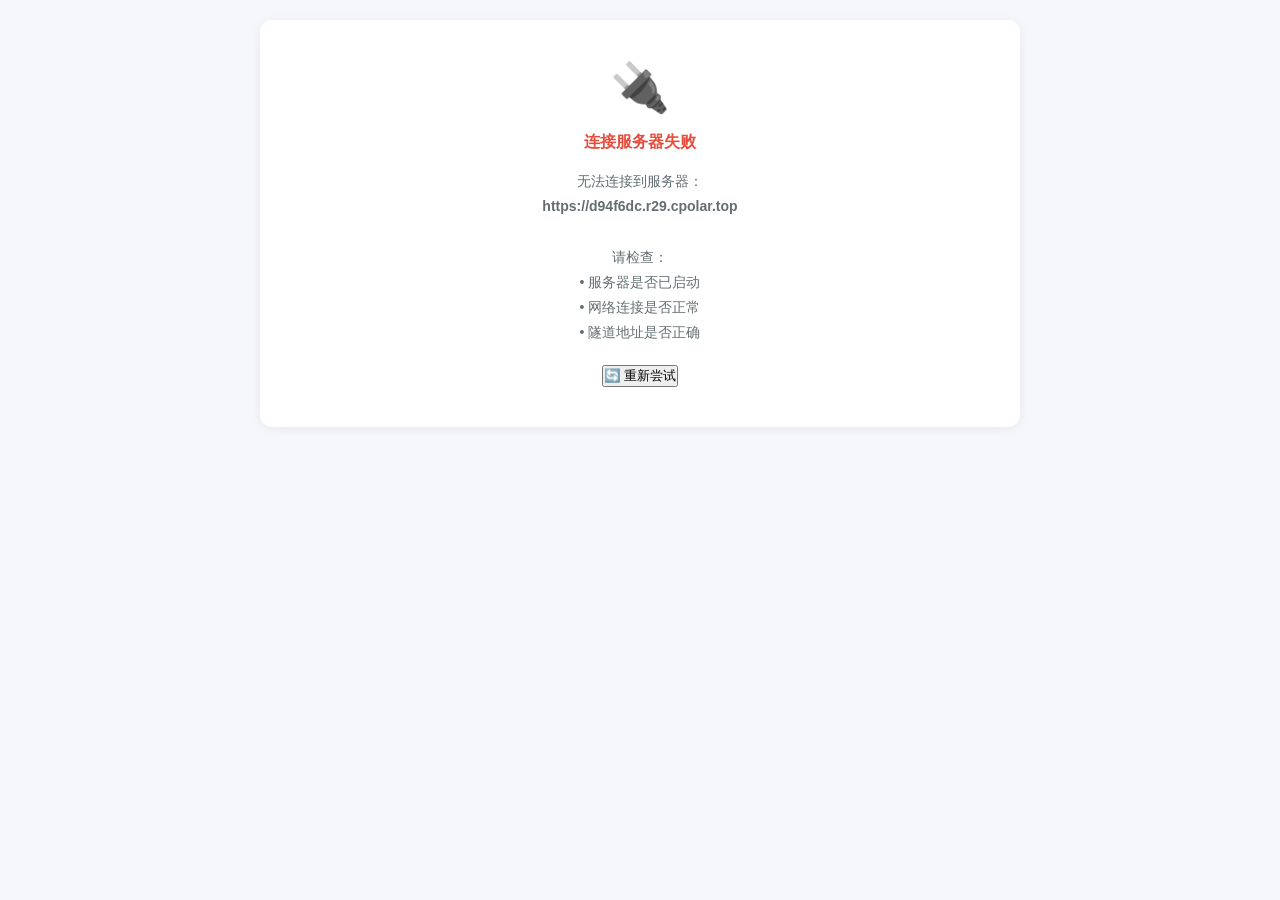
<file: index.html>
<!DOCTYPE html>
<html lang="zh-CN">
<head>
<meta charset="UTF-8">
<meta name="viewport" content="width=device-width, initial-scale=1.0">
<meta http-equiv="Cache-Control" content="no-cache, no-store, must-revalidate">
<meta http-equiv="Pragma" content="no-cache">
<meta http-equiv="Expires" content="0">
<link rel="icon" type="image/png" href="https://8zs8.github.io/ft/logo.png">
<link rel="shortcut icon" type="image/png" href="https://8zs8.github.io/ft/logo.png">
<title>文件传输 - FileTransfer</title>
<style>
* { box-sizing: border-box; margin: 0; padding: 0; -webkit-user-select: none; -moz-user-select: none; -ms-user-select: none; user-select: none; }
input { -webkit-user-select: text; -moz-user-select: text; -ms-user-select: text; user-select: text; }
body { font-family: -apple-system, BlinkMacSystemFont, 'Segoe UI', Roboto, 'PingFang SC', 'Microsoft YaHei', sans-serif; background: #f5f7fa; color: #2c3e50; min-height: 100vh; }
#app { max-width: 800px; margin: 0 auto; padding: 20px; }
.header { background: linear-gradient(135deg, #667eea 0%, #764ba2 100%); color: white; padding: 24px; border-radius: 16px; margin-bottom: 20px; position: relative; }
.header h1 { font-size: 22px; margin-bottom: 8px; }
.header p { opacity: 0.9; font-size: 14px; }
.header-top { display: flex; justify-content: space-between; align-items: flex-start; }
.header-top > div:first-child { flex: 1; }
.logout-btn { background: rgba(255,255,255,0.2); border: none; color: white; padding: 8px 14px; border-radius: 8px; cursor: pointer; font-size: 13px; transition: all 0.2s; white-space: nowrap; }
.logout-btn:hover { background: rgba(255,255,255,0.3); }
.card { background: white; border-radius: 12px; padding: 20px; margin-bottom: 16px; box-shadow: 0 2px 12px rgba(0,0,0,0.06); }
.card h2 { font-size: 16px; margin-bottom: 12px; color: #34495e; }
.file-list { list-style: none; }
.file-item { display: flex; align-items: center; justify-content: space-between; padding: 12px; border-bottom: 1px solid #ecf0f1; transition: background 0.2s; }
.file-item:hover { background: #f8f9fa; }
.file-item:last-child { border-bottom: none; }
.file-info { display: flex; align-items: center; gap: 12px; flex: 1; min-width: 0; }
.file-icon { width: 36px; height: 36px; border-radius: 8px; display: flex; align-items: center; justify-content: center; font-size: 18px; flex-shrink: 0; }
.icon-folder { background: #ffeaa7; }
.icon-file { background: #dfe6e9; }
.file-name { font-size: 14px; color: #2c3e50; word-break: break-all; overflow-wrap: anywhere; }
.file-rel { font-size: 11px; color: #95a5a6; margin-top: 2px; word-break: break-all; overflow-wrap: anywhere; line-height: 1.5; }
.file-meta { font-size: 12px; color: #95a5a6; margin-top: 2px; }
.file-actions { display: flex; gap: 8px; flex-shrink: 0; }
.action-btn { padding: 8px 12px; border: none; border-radius: 6px; cursor: pointer; font-size: 13px; transition: all 0.2s; }
.action-download { background: #667eea; color: white; }
.action-download:hover { background: #5a6fd8; }
.action-navigate { background: #fdcb6e; color: #2c3e50; }
.action-navigate:hover { background: #f5b041; }
.breadcrumb { display: flex; align-items: center; gap: 8px; margin-bottom: 16px; flex-wrap: wrap; }
.breadcrumb-item { padding: 6px 12px; background: white; border-radius: 6px; cursor: pointer; font-size: 13px; color: #667eea; border: none; }
.breadcrumb-sep { color: #bdc3c7; }
.options-bar { display: flex; gap: 16px; margin-bottom: 12px; align-items: center; flex-wrap: wrap; }
.option-label { display: inline-flex; align-items: center; gap: 6px; font-size: 13px; color: #667eea; background: white; padding: 6px 12px; border-radius: 6px; cursor: pointer; user-select: none; }
.option-label input { margin: 0; cursor: pointer; }
.drive-grid { display: grid; grid-template-columns: repeat(auto-fill, minmax(180px, 1fr)); gap: 12px; }
.drive-item { background: #f8f9fa; border-radius: 10px; padding: 16px; cursor: pointer; transition: all 0.2s; border: 2px solid transparent; }
.drive-item:hover { background: #e8f4fd; border-color: #74b9ff; }
.drive-icon { font-size: 32px; margin-bottom: 8px; }
.drive-name { font-size: 14px; font-weight: 600; color: #2c3e50; margin-bottom: 4px; word-break: break-all; }
.drive-info { font-size: 12px; color: #95a5a6; }
.drive-bar { width: 100%; height: 4px; background: #ecf0f1; border-radius: 2px; margin-top: 8px; overflow: hidden; }
.drive-bar-fill { height: 100%; background: linear-gradient(90deg, #00b894, #00cec9); }
.upload-area { border: 2px dashed #dcdde1; border-radius: 12px; padding: 40px; text-align: center; transition: all 0.3s; cursor: pointer; }
.upload-area.dragover { border-color: #667eea; background: #f0f3ff; }
.upload-icon { font-size: 48px; margin-bottom: 12px; }
.upload-text { color: #636e72; }
.progress-bar { width: 100%; height: 8px; background: #ecf0f1; border-radius: 4px; overflow: hidden; margin-top: 12px; }
.progress-fill { height: 100%; background: linear-gradient(90deg, #667eea, #764ba2); border-radius: 4px; transition: width 0.3s; }
.progress-fill.upload { background: linear-gradient(90deg, #11998e, #38ef7d); }
.progress-fill.download { background: linear-gradient(90deg, #667eea, #764ba2); }
.progress-text { font-size: 12px; color: #636e72; margin-top: 6px; }
.loading-spinner { display: flex; justify-content: center; align-items: center; padding: 40px; }
.spinner { width: 40px; height: 40px; border: 4px solid #ecf0f1; border-top-color: #667eea; border-radius: 50%; animation: spin 0.8s linear infinite; }
@keyframes spin { to { transform: rotate(360deg); } }
.upload-disabled { text-align: center; padding: 24px; color: #95a5a6; }
.task-list { margin-top: 12px; }
.task-item { display: flex; align-items: center; gap: 12px; padding: 10px; background: #f8f9fa; border-radius: 8px; margin-bottom: 8px; }
.task-info { flex: 1; min-width: 0; }
.task-name { font-size: 13px; color: #2c3e50; word-break: break-all; }
.task-progress-bar { width: 100%; height: 6px; background: #dfe6e9; border-radius: 3px; overflow: hidden; margin-top: 4px; }
.task-progress-fill { height: 100%; background: linear-gradient(90deg, #667eea, #764ba2); border-radius: 3px; transition: width 0.3s; }
.task-progress-fill.upload { background: linear-gradient(90deg, #11998e, #38ef7d); }
.task-progress-fill.download { background: linear-gradient(90deg, #0984e3, #74b9ff); }
.task-status { font-size: 11px; color: #95a5a6; margin-top: 2px; }
.task-status.done { color: #00b894; }
.task-status.error { color: #d63031; }
.task-cancel { background: #dfe6e9; border: none; border-radius: 4px; padding: 4px 8px; cursor: pointer; font-size: 12px; color: #636e72; }
.task-cancel:hover { background: #b2bec3; }
.toast { position: fixed; top: 20px; left: 50%; transform: translateX(-50%); padding: 12px 24px; background: #2d3436; color: white; border-radius: 8px; z-index: 1000; opacity: 0; transition: opacity 0.3s; }
.toast.show { opacity: 1; }
.empty { text-align: center; padding: 40px; color: #b2bec3; }
.hidden { display: none; }
.permission-denied { color: #e74c3c; font-size: 12px; padding: 8px; background: #ffeaa7; border-radius: 6px; margin-top: 8px; }
.conn-info { background: rgba(255,255,255,0.15); border-radius: 10px; padding: 12px; margin-top: 12px; }
.conn-info-title { font-size: 13px; opacity: 0.9; margin-bottom: 8px; }
.conn-item { display: flex; align-items: center; gap: 8px; margin: 6px 0; font-size: 13px; }
.conn-label { background: rgba(255,255,255,0.2); padding: 2px 8px; border-radius: 4px; font-size: 11px; white-space: nowrap; }
.conn-url { flex: 1; font-family: monospace; word-break: break-all; opacity: 0.95; cursor: pointer; }
.conn-copy { background: rgba(255,255,255,0.2); border: none; color: white; padding: 4px 8px; border-radius: 4px; cursor: pointer; font-size: 11px; }
.conn-copy:hover { background: rgba(255,255,255,0.3); }
.qr-section { display: flex; align-items: center; gap: 15px; margin-top: 12px; padding-top: 12px; border-top: 1px solid rgba(255,255,255,0.2); }
.qr-img { width: 100px; height: 100px; border-radius: 8px; background: white; padding: 4px; }
.qr-hint { font-size: 12px; opacity: 0.9; line-height: 1.5; }
.back-btn { display: inline-flex; align-items: center; gap: 4px; padding: 6px 12px; background: white; border: none; border-radius: 6px; cursor: pointer; font-size: 13px; color: #667eea; margin-right: 8px; }
.back-btn:hover { background: #f0f3ff; }
.search-bar { margin: 0 0 12px 0; position: relative; }
.search-input { width: 100%; padding: 10px 38px 10px 38px; border: 2px solid #dfe6e9; border-radius: 10px; font-size: 14px; outline: none; transition: border-color 0.2s, box-shadow 0.2s; font-family: inherit; background: #f8f9fa url("data:image/svg+xml;utf8,<svg xmlns='http://www.w3.org/2000/svg' width='16' height='16' viewBox='0 0 24 24' fill='none' stroke='%2395a5a6' stroke-width='2' stroke-linecap='round' stroke-linejoin='round'><circle cx='11' cy='11' r='8'/><line x1='21' y1='21' x2='16.65' y2='16.65'/></svg>") no-repeat 12px center; }
.search-input:focus { border-color: #667eea; background-color: white; box-shadow: 0 0 0 3px rgba(102,126,234,0.1); }
.search-input.searching { border-color: #00b894; background-color: white; }
.search-input::placeholder { color: #b2bec3; }
.search-clear { position: absolute; right: 8px; top: 50%; transform: translateY(-50%); width: 24px; height: 24px; border: none; background: #dfe6e9; color: #636e72; border-radius: 50%; cursor: pointer; font-size: 14px; line-height: 1; display: none; align-items: center; justify-content: center; }
.search-clear.show { display: flex; }
.search-clear:hover { background: #b2bec3; color: #2d3436; }
.search-hint { font-size: 11px; color: #b2bec3; margin: -8px 0 10px 4px; }
.search-progress { background: #f8f9fa; border-radius: 8px; padding: 10px 12px; margin-bottom: 12px; border: 1px solid #ecf0f1; }
.search-progress-info { display: flex; align-items: center; justify-content: space-between; font-size: 12px; color: #636e72; margin-bottom: 6px; }
.search-progress-count { font-weight: 600; color: #2c3e50; }
.search-progress-bar { width: 100%; height: 6px; background: #ecf0f1; border-radius: 3px; overflow: hidden; position: relative; }
.search-progress-fill { height: 100%; background: linear-gradient(90deg, #667eea, #764ba2); border-radius: 3px; width: 0; transition: width 0.3s; }
.search-progress-fill.indeterminate { width: 40%; animation: indeterminate 1.2s ease-in-out infinite; }
@keyframes indeterminate { 0% { margin-left: -40%; } 50% { margin-left: 100%; } 100% { margin-left: 100%; } }
.search-progress-fill.done { width: 100%; background: linear-gradient(90deg, #00b894, #00cec9); }
.search-progress-current { font-size: 11px; color: #95a5a6; margin-top: 4px; white-space: nowrap; overflow: hidden; text-overflow: ellipsis; }
.search-cancel { background: #ffeaa7; color: #2d3436; border: none; padding: 3px 10px; border-radius: 6px; cursor: pointer; font-size: 11px; }
.search-cancel:hover { background: #fdcb6e; }
.search-meta { font-size: 12px; color: #95a5a6; margin: -6px 0 12px 4px; }
.search-rel { font-size: 11px; color: #95a5a6; margin-top: 2px; word-break: break-all; overflow-wrap: anywhere; line-height: 1.5; }
/* 远程控制按钮 */
.remote-btn { background: rgba(255,255,255,0.2); border: none; color: white; padding: 8px 14px; border-radius: 8px; cursor: pointer; font-size: 13px; transition: all 0.2s; white-space: nowrap; margin-left: 8px; }
.remote-btn:hover { background: rgba(255,255,255,0.35); }
/* 远程控制全屏弹窗 */
.rc-overlay { position: fixed; top: 0; left: 0; right: 0; bottom: 0; background: rgba(0,0,0,0.85); z-index: 9000; display: none; align-items: stretch; justify-content: stretch; padding: 0; }
.rc-overlay.show { display: flex; }
.rc-panel { background: #1e1e2e; border-radius: 0; width: 100vw; max-width: 100vw; height: 100vh; max-height: 100vh; display: flex; flex-direction: row; box-shadow: none; animation: none; overflow: hidden; }
@keyframes modalIn { from { transform: scale(0.95); opacity: 0; } to { transform: scale(1); opacity: 1; } }
.rc-header { display: none; }
.rc-title { font-size: 16px; font-weight: 600; color: #2c3e50; }
.rc-close { background: none; border: none; font-size: 22px; color: #b2bec3; cursor: pointer; line-height: 1; }
.rc-close:hover { color: #e74c3c; }
.rc-tabs { order: 2; display: flex; flex-direction: column; gap: 0; padding: 0; width: 200px; flex: 0 0 200px; height: 100vh; flex-shrink: 0; border-bottom: none; border-left: 1px solid #313244; background: #1e1e2e; justify-content: flex-start; align-items: stretch; }
.rc-tab { padding: 18px 20px; border: none; background: none; cursor: pointer; font-size: 14px; color: #a6accd; border-bottom: 1px solid #313244; border-left: 3px solid transparent; margin: 0; transition: all 0.2s; text-align: left; }
.rc-tab.active { color: #cdd6f4; border-left-color: #667eea; background: rgba(102,126,234,0.15); font-weight: 600; }
.rc-tab:hover:not(.active) { color: #cdd6f4; background: rgba(255,255,255,0.05); }
.rc-tab-close-mobile { display: flex; align-items: center; justify-content: center; padding: 18px 20px; margin-top: auto; background: none; border: none; border-top: 1px solid #313244; font-size: 20px; color: #f38ba8; cursor: pointer; flex: 0 0 auto; }
.rc-tab-close-mobile:hover { color: #e74c3c; background: rgba(231,76,60,0.15); }
.rc-body { order: 1; flex: 1; overflow: hidden; display: flex; flex-direction: column; min-width: 0; min-height: 0; height: 100vh; }
.rc-tab-content { display: none; flex: 1; flex-direction: column; min-height: 0; }
.rc-tab-content.active { display: flex; }
/* 终端 */
.term-output { flex: 1; overflow-y: auto; background: #1e1e2e; color: #a6accd; font-family: 'Cascadia Code', 'Consolas', 'Courier New', monospace; font-size: 13px; padding: 12px; white-space: pre-wrap; word-break: break-all; line-height: 1.5; }
.term-output .term-cmd { color: #89dceb; }
.term-output .term-err { color: #f38ba8; }
.term-output .term-info { color: #a6e3a1; }
.term-input-bar { display: flex; gap: 8px; padding: 10px 12px; background: #181825; border-top: 1px solid #313244; flex-shrink: 0; }
.term-prompt { color: #a6e3a1; font-family: monospace; font-size: 13px; padding: 8px 0; white-space: nowrap; }
.term-input { flex: 1; background: #313244; border: 1px solid #45475a; border-radius: 6px; padding: 8px 12px; color: #cdd6f4; font-family: 'Cascadia Code', 'Consolas', monospace; font-size: 13px; outline: none; }
.term-input:focus { border-color: #89b4fa; }
.term-send { padding: 8px 16px; background: #cba6f7; color: #1e1e2e; border: none; border-radius: 6px; cursor: pointer; font-size: 13px; font-weight: 600; }
.term-send:hover { background: #b4befe; }
.term-send:disabled { opacity: 0.5; cursor: not-allowed; }
/* 远程桌面 */
.desktop-toolbar { display: none; }
.desktop-btn { padding: 6px 12px; background: white; border: 1px solid #dfe6e9; border-radius: 6px; cursor: pointer; font-size: 12px; color: #2c3e50; transition: all 0.2s; }
.desktop-btn:hover { background: #667eea; color: white; border-color: #667eea; }
.desktop-btn.active { background: #667eea; color: white; border-color: #667eea; }
.desktop-info { font-size: 11px; color: #95a5a6; margin-left: auto; }
.desktop-view { flex: 1; overflow: hidden; background: #000; min-height: 0; position: relative; padding: 0; }
.desktop-screenshot { display: block; position: absolute; top: 0; left: 0; right: 0; bottom: 0; width: 100%; height: 100%; object-fit: contain; cursor: crosshair; border-radius: 0; box-shadow: none; user-select: none; -webkit-user-drag: none; -webkit-touch-callout: none; touch-action: none; pointer-events: auto; }
.desktop-screenshot.dragging { cursor: grabbing; }
.desktop-loading { color: #b2bec3; font-size: 14px; }
.desktop-rotate-hint { display: none; position: absolute; top: 0; left: 0; right: 0; bottom: 0; background: #2d3436; color: #b2bec3; font-size: 16px; align-items: center; justify-content: center; flex-direction: column; text-align: center; z-index: 10; }
/* 手机端：右侧标签栏收窄为 56px，标签文字竖排 */
@media (max-width: 768px) {
    .rc-tabs { width: 56px; flex: 0 0 56px; }
    .rc-tab { padding: 16px 4px; font-size: 11px; text-align: center; writing-mode: vertical-rl; text-orientation: upright; line-height: 1.4; }
    .rc-tab-close-mobile { padding: 16px 4px; font-size: 22px; }
    .desktop-rotate-hint.show { display: flex; }
}
/* 协议弹窗 */
.agreement-modal { position: fixed; top: 0; left: 0; right: 0; bottom: 0; background: rgba(0,0,0,0.6); z-index: 9500; display: none; align-items: center; justify-content: center; padding: 20px; }
.agreement-modal.show { display: flex; }
.agreement-card { background: white; border-radius: 16px; width: 100%; max-width: 560px; max-height: 85vh; display: flex; flex-direction: column; box-shadow: 0 20px 60px rgba(0,0,0,0.3); }
.agreement-header { padding: 20px; border-bottom: 1px solid #ecf0f1; }
.agreement-header h3 { font-size: 18px; color: #2c3e50; margin-bottom: 4px; }
.agreement-header p { font-size: 13px; color: #95a5a6; }
.agreement-body { flex: 1; overflow-y: auto; padding: 16px 20px; font-size: 13px; color: #636e72; line-height: 1.7; white-space: pre-wrap; }
.agreement-footer { padding: 16px 20px; border-top: 1px solid #ecf0f1; display: flex; flex-direction: column; gap: 12px; }
.agreement-check { display: flex; align-items: center; gap: 8px; font-size: 13px; color: #2c3e50; cursor: pointer; }
.agreement-check input { width: 16px; height: 16px; cursor: pointer; }
.agreement-btns { display: flex; gap: 12px; }
.agreement-btn { flex: 1; padding: 12px; border: none; border-radius: 10px; font-size: 14px; font-weight: 600; cursor: pointer; }
.agreement-btn.agree { background: linear-gradient(135deg, #667eea, #764ba2); color: white; }
.agreement-btn.agree:disabled { opacity: 0.5; cursor: not-allowed; }
.agreement-btn.decline { background: #ecf0f1; color: #636e72; }
.connection-lost { position: fixed; top: 0; left: 0; right: 0; bottom: 0; background: rgba(231, 76, 60, 0.95); color: white; display: none; align-items: center; justify-content: center; flex-direction: column; z-index: 9999; padding: 20px; text-align: center; }
.connection-lost.show { display: flex; }
.connection-lost h2 { font-size: 24px; margin-bottom: 16px; }
.connection-lost p { font-size: 14px; margin-bottom: 24px; opacity: 0.9; }
.retry-btn { background: white; color: #e74c3c; border: none; padding: 12px 32px; border-radius: 8px; font-size: 16px; font-weight: bold; cursor: pointer; }
.retry-btn:hover { background: #f0f0f0; }
.retry-count { font-size: 12px; opacity: 0.8; margin-top: 16px; }
@media (max-width: 600px) {
    #app { padding: 12px; }
    .header { padding: 16px; }
    .header h1 { font-size: 18px; }
    .file-actions { flex-direction: column; }
    .action-btn { width: 100%; }
    .qr-section { flex-direction: column; text-align: center; }
    .drive-grid { grid-template-columns: 1fr 1fr; }
}
</style>
</head>
<body>
<div id="app"></div>

<div id="connectionLost" class="connection-lost">
    <h2>⚠️ 连接已断开</h2>
    <p>无法连接到文件传输服务器<br>服务器可能已停止或电脑已离线</p>
    <button class="retry-btn" onclick="reconnect()">🔄 重新连接</button>
    <div class="retry-count" id="retryCount"></div>
</div>

<!-- 服务协议弹窗 -->
<div class="agreement-modal" id="agreementModal">
    <div class="agreement-card">
        <div class="agreement-header">
            <h3>📄 远程控制服务协议</h3>
            <p>使用远程控制功能前，请仔细阅读并同意以下协议</p>
        </div>
        <div class="agreement-body" id="agreementBody">加载中...</div>
        <div class="agreement-footer">
            <label class="agreement-check">
                <input type="checkbox" id="agreementCheck" onchange="document.getElementById('agreementAgreeBtn').disabled = !this.checked">
                我已阅读并同意以上全部条款
            </label>
            <div class="agreement-btns">
                <button class="agreement-btn decline" onclick="closeAgreement()">不同意</button>
                <button class="agreement-btn agree" id="agreementAgreeBtn" disabled onclick="acceptAgreement()">同意并继续</button>
            </div>
        </div>
    </div>
</div>

<!-- 远程控制面板 -->
<div class="rc-overlay" id="rcOverlay">
    <div class="rc-panel">
        <div class="rc-header">
            <div class="rc-title">🖥️ 远程控制</div>
            <button class="rc-close" onclick="closeRemoteControl()">&times;</button>
        </div>
        <div class="rc-tabs">
            <button class="rc-tab active" id="rcTabTerminal" onclick="switchRcTab('terminal')">⌨️ 命令终端</button>
            <button class="rc-tab" id="rcTabDesktop" onclick="switchRcTab('desktop')">🖱️ 远程桌面</button>
            <button class="rc-tab-close-mobile" onclick="closeRemoteControl()">✕</button>
        </div>
        <div class="rc-body">
            <!-- 终端 -->
            <div class="rc-tab-content active" id="rcContentTerminal">
                <div class="term-output" id="termOutput">远程命令终端就绪。输入命令后按回车执行。</div>
                <div class="term-input-bar">
                    <span class="term-prompt">PS&gt;</span>
                    <input type="text" class="term-input" id="termInput" placeholder="输入命令..." autocomplete="off" autocapitalize="none" spellcheck="false">
                    <button class="term-send" id="termSend" onclick="execTerminalCmd()">执行</button>
                </div>
            </div>
            <!-- 远程桌面 -->
            <div class="rc-tab-content" id="rcContentDesktop">
                <div class="desktop-toolbar">
                    <span class="desktop-info" id="desktopInfo">🔄 实时刷新中...</span>
                </div>
                <div class="desktop-view" id="desktopView">
                    <span class="desktop-loading">⏳ 正在获取屏幕...</span>
                </div>
                <div class="desktop-rotate-hint" id="desktopRotateHint">
                    <div style="font-size:48px; margin-bottom:16px;">📱</div>
                    <div>请横屏使用远程桌面</div>
                </div>
            </div>
        </div>
    </div>
</div>

<script>
const API_BASE = 'https://d94f6dc.r29.cpolar.top';

function api(path) {
    return API_BASE + path;
}

let currentPath = '/';
let serverInfo = {};
let drivesCache = [];
let connectionCheckInterval = null;
let connectionLostShown = false;
let consecutiveFailures = 0;
let hasSession = false;
const MAX_FAILURES = 2;
let showHidden = false;
let showSystem = false;
let tasks = [];
let taskIdCounter = 0;
let currentFiles = [];   // 当前目录文件列表缓存
let searchKeyword = '';  // 当前搜索关键字
let searchResults = [];  // 搜索结果累积列表
let searchAbort = null;  // 当前搜索请求的 AbortController
let searchTimer = null;  // 输入防抖计时器
let searchActive = false;       // 是否正在搜索
let searchToken = 0;            // 搜索令牌（用于丢弃被新搜索取代的旧请求的状态更新）
let searchProgress = { scanned: 0, matched: 0, current_dir: '', done: false, truncated: false };

function showToast(msg) {
    const toast = document.createElement('div');
    toast.className = 'toast';
    toast.textContent = msg;
    document.body.appendChild(toast);
    requestAnimationFrame(() => toast.classList.add('show'));
    setTimeout(() => {
        toast.classList.remove('show');
        setTimeout(() => toast.remove(), 300);
    }, 2000);
}

function showConnectionLost() {
    if (!connectionLostShown) {
        connectionLostShown = true;
        document.getElementById('connectionLost').classList.add('show');
    }
}

function hideConnectionLost() {
    if (connectionLostShown) {
        connectionLostShown = false;
        document.getElementById('connectionLost').classList.remove('show');
        consecutiveFailures = 0;
    }
}

async function checkConnection() {
    try {
        const controller = new AbortController();
        const timeoutId = setTimeout(() => controller.abort(), 5000);
        const resp = await fetch(api('/api/info'), { signal: controller.signal, cache: 'no-store', credentials: 'include' });
        clearTimeout(timeoutId);

        if (resp.status === 401) {
            hasSession = false;
            consecutiveFailures = 0;
            document.getElementById('retryCount').textContent = '';
            if (connectionLostShown) {
                hideConnectionLost();
            }
            return;
        }

        if (resp.ok) {
            hasSession = true;
            consecutiveFailures = 0;
            document.getElementById('retryCount').textContent = '';
            if (connectionLostShown) {
                hideConnectionLost();
                showToast('✅ 连接已恢复');
                if (currentPath === '/') {
                    loadDrives();
                } else {
                    loadFileList(currentPath);
                }
            }
        } else {
            throw new Error('Server returned ' + resp.status);
        }
    } catch (e) {
        if (hasSession) {
            consecutiveFailures++;
            document.getElementById('retryCount').textContent = '已尝试 ' + consecutiveFailures + ' 次';
            if (consecutiveFailures >= MAX_FAILURES) {
                showConnectionLost();
            }
        }
    }
}

async function reconnect() {
    hideConnectionLost();
    showToast('🔄 正在重新连接...');
    await checkConnection();
}

function formatSize(bytes) {
    if (!bytes) return '0 B';
    const units = ['B', 'KB', 'MB', 'GB', 'TB'];
    const i = Math.floor(Math.log(bytes) / Math.log(1024));
    return (bytes / Math.pow(1024, i)).toFixed(i > 0 ? 1 : 0) + ' ' + units[i];
}

function formatDriveSize(bytes) {
    if (!bytes) return '';
    const units = ['B', 'KB', 'MB', 'GB', 'TB'];
    const i = Math.floor(Math.log(bytes) / Math.log(1024));
    return (bytes / Math.pow(1024, i)).toFixed(1) + ' ' + units[i];
}

async function loadInfo() {
    try {
        const resp = await fetch(api('/api/info'), { credentials: 'include' });
        if (resp.ok) {
            serverInfo = await resp.json();
        }
    } catch(e) {
        console.error('Failed to load info:', e);
    }
}

async function loadDrives() {
    try {
        const resp = await fetch(api('/api/drives'), { credentials: 'include' });
        if (!resp.ok) throw new Error('HTTP ' + resp.status);
        drivesCache = await resp.json();
        renderDrives();
    } catch(e) {
        showToast('加载驱动器列表失败');
    }
}

function renderDrives() {
    let header = '<div class="header"><div class="header-top"><div><h1>💻 文件传输</h1><p>访问电脑所有文件</p></div><div style="display:flex; align-items:center; gap:0;"><button class="remote-btn" onclick="openRemoteControl()">🖥️ 远程控制</button><button class="logout-btn" onclick="logout()">🚪 退出</button></div></div>';
    header += renderConnectionInfo();
    header += '</div>';

    let optionsBar = '<div class="options-bar">' +
        '<label class="option-label"><input type="checkbox" id="showHidden" ' + (showHidden ? 'checked' : '') + ' onchange="toggleHidden(this.checked)"> 显示隐藏的文件</label>' +
        '<label class="option-label"><input type="checkbox" id="showSystem" ' + (showSystem ? 'checked' : '') + ' onchange="toggleSystem(this.checked)"> 显示受保护的系统文件</label>' +
        '</div>';

    let content = '<div class="card"><h2>💾 选择驱动器</h2>';
    if (drivesCache.length === 0) {
        content += '<div class="empty">没有找到可用的驱动器</div>';
    } else {
        content += '<div class="drive-grid">';
        drivesCache.forEach(drive => {
            const usedPercent = drive.total > 0 ? ((drive.total - drive.free) / drive.total * 100) : 0;
            const icon = drive.type === '固定驱动器' ? '💽' : drive.type === '可移动驱动器' ? '💾' : drive.type === '光盘驱动器' ? '💿' : drive.type === '远程驱动器' ? '🌐' : '📀';
            const label = drive.label ? ' (' + drive.label + ')' : '';
            content += '<div class="drive-item" onclick="navigateTo(\'' + drive.path.replace(/\\/g, '/') + '\')">' +
                '<div class="drive-icon">' + icon + '</div>' +
                '<div class="drive-name">' + drive.letter + ':' + label + '</div>' +
                '<div class="drive-info">' + drive.type + '</div>' +
                '<div class="drive-info">总容量: ' + formatDriveSize(drive.total) + '</div>' +
                '<div class="drive-bar"><div class="drive-bar-fill" style="width:' + usedPercent + '%"></div></div>' +
                '</div>';
        });
        content += '</div>';
    }
    content += '</div>';

    document.getElementById('app').innerHTML = header + optionsBar + content + '<div id="taskList"></div>';
}

function renderConnectionInfo() {
    let html = '';
    const lanUrl = serverInfo.lanUrl || '';
    const tunnelUrl = serverInfo.tunnelUrl || '';

    html += '<div class="conn-info">';
    html += '<div class="conn-info-title">🔗 连接方式</div>';

    if (lanUrl) {
        html += '<div class="conn-item">';
        html += '<span class="conn-label">局域网</span>';
        html += '<span class="conn-url" onclick="copyUrl(\'' + lanUrl + '\')">' + lanUrl + '</span>';
        html += '<button class="conn-copy" onclick="copyUrl(\'' + lanUrl + '\')">复制</button>';
        html += '</div>';
    }

    if (tunnelUrl) {
        html += '<div class="conn-item">';
        html += '<span class="conn-label">🌐 外网</span>';
        html += '<span class="conn-url" onclick="copyUrl(\'' + tunnelUrl + '\')">' + tunnelUrl + '</span>';
        html += '<button class="conn-copy" onclick="copyUrl(\'' + tunnelUrl + '\')">复制</button>';
        html += '</div>';
    }

    html += '</div>';

    if (tunnelUrl) {
        html += '<div class="qr-section">';
        html += '<img class="qr-img" src="' + api('/api/qrcode') + '?t=' + Date.now() + '" alt="QR Code">';
        html += '<div class="qr-hint">';
        html += '📱 扫描二维码访问<br>';
        html += '<strong>同一WiFi</strong>：使用局域网地址<br>';
        html += '<strong>不同网络</strong>：使用外网隧道地址';
        html += '</div>';
        html += '</div>';
    }

    return html;
}

function getCsrfToken() {
    return serverInfo.csrf_token || '';
}

function logout() {
    fetch(api('/api/logout'), { method: 'POST', credentials: 'include', headers: {'X-CSRF-Token': getCsrfToken()} }).then(() => {
        window.location.href = './login';
    }).catch(() => {
        window.location.href = './login';
    });
}

function checkSession() {
    fetch(api('/api/info'), { cache: 'no-store', credentials: 'include' }).then(resp => {
        if (resp.status === 401) {
            window.location.href = './login';
        }
    }).catch(() => {});
}

function copyUrl(url) {
    navigator.clipboard.writeText(url).then(() => {
        showToast('✅ 已复制到剪贴板');
    }).catch(() => {
        showToast('❌ 复制失败，请手动复制');
    });
}

function updateTaskList() {
    const container = document.getElementById('taskList');
    if (!container) return;
    const activeTasks = tasks.filter(t => t.status === 'uploading' || t.status === 'downloading');
    if (activeTasks.length === 0) {
        container.innerHTML = '';
        return;
    }
    let html = '<div class="card" style="padding:12px; margin-bottom:16px;"><h2 style="font-size:14px; margin-bottom:8px; color:#34495e;">📋 进行中的任务</h2><div class="task-list">';
    for (const task of activeTasks) {
        const percent = Math.round(task.progress);
        const sizeInfo = task.totalSize > 0 ? formatSize(task.loaded) + ' / ' + formatSize(task.totalSize) : formatSize(task.loaded);
        const speedInfo = task.speed > 0 ? ' | ' + formatSize(task.speed) + '/s' : '';
        html += '<div class="task-item">' +
            '<div class="task-info">' +
                '<div class="task-name">' + escapeHtml(task.name) + '</div>' +
                '<div class="task-progress-bar"><div class="task-progress-fill ' + task.type + '" style="width:' + percent + '%"></div></div>' +
                '<div class="task-status">' + percent + '% - ' + sizeInfo + speedInfo + '</div>' +
            '</div>' +
            '<button class="task-cancel" onclick="cancelTask(' + task.id + ')">取消</button>' +
        '</div>';
    }
    html += '</div></div>';
    container.innerHTML = html;
}

function cancelTask(taskId) {
    const task = tasks.find(t => t.id === taskId);
    if (task && task.xhr) { task.xhr.abort(); }
    if (task && task.controller) { task.controller.abort(); }
    task.status = 'cancelled';
    updateTaskList();
}

function addTask(task) {
    task.id = ++taskIdCounter;
    task.loaded = 0;
    task.totalSize = task.size || 0;
    task.progress = 0;
    task.speed = 0;
    task.lastLoaded = 0;
    task.lastTime = Date.now();
    tasks.push(task);
    updateTaskList();
    return task;
}

function updateTask(taskId, loaded, total) {
    const task = tasks.find(t => t.id === taskId);
    if (!task) return;
    const now = Date.now();
    const elapsed = (now - task.lastTime) / 1000;
    if (elapsed >= 0.5) {
        const delta = loaded - task.lastLoaded;
        task.speed = delta / elapsed;
        task.lastLoaded = loaded;
        task.lastTime = now;
    }
    task.loaded = loaded;
    if (total > 0) { task.progress = (loaded / total) * 100; }
    updateTaskList();
}

function completeTask(taskId, success) {
    const task = tasks.find(t => t.id === taskId);
    if (!task) return;
    task.status = success ? 'done' : 'error';
    updateTaskList();
    if (success) {
        showToast('✅ ' + (task.type === 'upload' ? '上传' : '下载') + '完成: ' + task.name);
    } else {
        showToast('❌ ' + (task.type === 'upload' ? '上传' : '下载') + '失败: ' + task.name);
    }
    setTimeout(() => { tasks = tasks.filter(t => t.id !== taskId); updateTaskList(); }, 3000);
}

function removeTask(taskId) {
    tasks = tasks.filter(t => t.id !== taskId);
    updateTaskList();
}

async function loadFileList(path) {
    const loadingHtml = '<div class="card"><div class="loading-spinner"><div class="spinner"></div></div><div style="text-align:center; color:#636e72; font-size:13px;">正在加载文件列表...</div></div>';
    document.getElementById('app').innerHTML = loadingHtml + '<div id="taskList"></div>';

    try {
        const url = api('/api/list') + '?path=' + encodeURIComponent(path) + '&show_hidden=' + (showHidden ? '1' : '0') + '&show_system=' + (showSystem ? '1' : '0');
        const resp = await fetch(url, { credentials: 'include' });
        if (!resp.ok) throw new Error('HTTP ' + resp.status);
        const data = await resp.json();
        renderFileList(data, path);
    } catch(e) {
        showToast('加载文件列表失败');
    }
}

function renderFileList(data, path) {
    currentFiles = data.files || [];
    let header = '<div class="header"><div class="header-top"><div><h1>📁 文件传输</h1><p>' + data.path + '</p></div><div style="display:flex; align-items:center; gap:0;"><button class="remote-btn" onclick="openRemoteControl()">🖥️ 远程控制</button><button class="logout-btn" onclick="logout()">🚪 退出</button></div></div>';
    header += renderConnectionInfo();
    header += '</div>';

    let breadcrumb = '<div class="breadcrumb"><button class="breadcrumb-item" onclick="showDrives()">💻 我的电脑</button>';
    let parts = data.path.split('/').filter(p => p);
    let builtPath = '';
    parts.forEach((part, index) => {
        builtPath += '/' + part;
        breadcrumb += '<span class="breadcrumb-sep">›</span>';
        breadcrumb += '<button class="breadcrumb-item" onclick="navigateTo(\'' + builtPath + '\')">' + decodeURIComponent(part) + '</button>';
    });
    breadcrumb += '</div>';

    let optionsBar = '<div class="options-bar">' +
        '<label class="option-label"><input type="checkbox" id="showHidden" ' + (showHidden ? 'checked' : '') + ' onchange="toggleHidden(this.checked)"> 显示隐藏的文件</label>' +
        '<label class="option-label"><input type="checkbox" id="showSystem" ' + (showSystem ? 'checked' : '') + ' onchange="toggleSystem(this.checked)"> 显示受保护的系统文件</label>' +
        '</div>';

    const isRoot = path === '/';

    let uploadArea = '';
    if (isRoot) {
        uploadArea = '<div class="card"><h2>⬆️ 上传文件到此目录</h2>' +
            '<div class="upload-disabled" style="text-align:center; padding: 24px; color: #95a5a6;">' +
            '⚠️ 请先选择一个磁盘或文件夹后再上传文件</div></div>';
    } else {
        uploadArea = '<div class="card"><h2>⬆️ 上传文件到此目录</h2>' +
            '<div class="upload-area" id="uploadArea">' +
            '<div class="upload-icon">📤</div>' +
            '<div class="upload-text">点击选择文件 或 拖拽文件到此处</div>' +
            '<input type="file" id="fileInput" multiple style="display:none">' +
            '</div></div>';
    }

    let fileListHtml = '<div class="card"><div style="display:flex; align-items:center; margin-bottom: 12px;"><button class="back-btn" onclick="goUp()">⬆️ 上级目录</button><h2 style="margin:0; flex:1;">📂 ' + (currentFiles.length > 0 ? currentFiles.length + ' 个项目' : '文件夹') + '</h2></div>';

    if (data.permission_denied && data.permission_denied.length > 0) {
        fileListHtml += '<div class="permission-denied">⚠️ ' + data.permission_denied.length + ' 个项目因权限不足无法显示</div>';
    }

    // 搜索框（非根目录时显示，搜索范围包含所有子目录）
    if (!isRoot) {
        fileListHtml += '<div class="search-bar">' +
            '<input type="text" id="searchInput" class="search-input' + (searchActive ? ' searching' : '') + '" placeholder="搜索此目录及所有子目录... (支持 * ? 通配符)" value="' + escapeHtml(searchKeyword) + '" autocomplete="off">' +
            '<button class="search-clear' + (searchKeyword ? ' show' : '') + '" id="searchClear" onclick="clearSearch()" title="清除">×</button>' +
            '</div>';
        fileListHtml += '<div class="search-hint">💡 搜索范围：当前目录及其所有子目录 · 支持通配符如 *.jpg 或 *.txt</div>';
    }

    fileListHtml += '<div id="fileListContainer">' + renderListContainer() + '</div>';
    fileListHtml += '</div>';

    document.getElementById('app').innerHTML = header + uploadArea + breadcrumb + optionsBar + fileListHtml + '<div id="taskList"></div>';
    if (!isRoot) {
        setupUpload();
    }
    setupSearch();
    updateTaskList();
}

// 根据搜索状态渲染列表容器内容
function renderListContainer() {
    if (!searchKeyword) {
        return renderFileItems(currentFiles);
    }
    return renderSearchPanel();
}

// 渲染搜索进度面板 + 结果列表
function renderSearchPanel() {
    let html = '<div class="search-progress">';
    html += '<div class="search-progress-info">';
    html += '<span class="search-progress-count">🔍 ' + (searchActive ? '搜索中...' : (searchProgress.done ? '搜索完成' : '')) +
        ' · 已扫描 ' + searchProgress.scanned + ' 项 · 找到 ' + searchResults.length + ' 个匹配</span>';
    if (searchActive) {
        html += '<button class="search-cancel" onclick="abortSearch()">⏹ 停止</button>';
    }
    html += '</div>';
    html += '<div class="search-progress-bar"><div class="search-progress-fill ' +
        (searchProgress.done ? 'done' : 'indeterminate') + '"></div></div>';
    if (searchProgress.current_dir && searchActive) {
        html += '<div class="search-progress-current">📂 ' + escapeHtml(searchProgress.current_dir) + '</div>';
    }
    if (searchProgress.done) {
        html += '<div class="search-progress-current">' +
            (searchProgress.truncated ? '⚠️ 结果过多，仅显示前 ' + searchResults.length + ' 项，请细化关键字' : '✅ 共扫描 ' + searchProgress.scanned + ' 项') +
            '</div>';
    }
    html += '</div>';

    if (searchResults.length === 0) {
        if (searchProgress.done) {
            html += '<div class="empty">🔍 未找到匹配 "' + escapeHtml(searchKeyword) + '" 的文件</div>';
        } else {
            html += '<div class="empty">⏳ 等待结果...</div>';
        }
    } else {
        html += '<div class="search-meta">在 "' + escapeHtml(searchKeyword) + '" 中找到 ' + searchResults.length + ' 个结果</div>';
        html += '<ul class="file-list">';
        searchResults.forEach(file => {
            const isFolder = file.is_directory;
            const icon = isFolder ? '📁' : getFileIcon(file.name);
            const iconClass = isFolder ? 'icon-folder' : 'icon-file';
            const meta = isFolder ? '文件夹' : formatSize(file.size);
            let actions = '';
            if (isFolder) {
                actions = '<button class="action-btn action-navigate" onclick="navigateTo(\'' + file.path + '\')">进入</button>';
            } else {
                actions = '<button class="action-btn action-download" onclick="downloadFile(\'' + file.path + '\')">下载</button>';
            }
            html += '<li class="file-item">' +
                '<div class="file-info">' +
                    '<div class="file-icon ' + iconClass + '">' + icon + '</div>' +
                    '<div><div class="file-name">' + escapeHtml(file.name) + '</div>' +
                    '<div class="file-rel">↳ ' + escapeHtml(file.rel_path || file.path) + '</div>' +
                    '<div class="file-meta">' + meta + '</div></div>' +
                '</div>' +
                '<div class="file-actions">' + actions + '</div>' +
            '</li>';
        });
        html += '</ul>';
    }
    return html;
}

// 渲染文件列表项（正常目录列表）
function renderFileItems(files) {
    if (currentFiles.length === 0) {
        return '<div class="empty">📭 此目录为空</div>';
    }
    let html = '<ul class="file-list">';
    files.forEach(file => {
        const isFolder = file.is_directory;
        const icon = isFolder ? '📁' : getFileIcon(file.name);
        const iconClass = isFolder ? 'icon-folder' : 'icon-file';
        const meta = isFolder ? (file.item_count || 0) + ' 个项目' : formatSize(file.size);
        let actions = '';
        if (isFolder) {
            actions = '<button class="action-btn action-navigate" onclick="navigateTo(\'' + file.path + '\')">进入</button>';
        } else {
            actions = '<button class="action-btn action-download" onclick="downloadFile(\'' + file.path + '\')">下载</button>';
        }
        html += '<li class="file-item">' +
            '<div class="file-info">' +
                '<div class="file-icon ' + iconClass + '">' + icon + '</div>' +
                '<div><div class="file-name">' + escapeHtml(file.name) + '</div>' +
                '<div class="file-meta">' + meta + '</div></div>' +
            '</div>' +
            '<div class="file-actions">' + actions + '</div>' +
        '</li>';
    });
    html += '</ul>';
    return html;
}

// 局部刷新列表容器（搜索时调用，避免整页重渲染导致闪烁）
let searchRenderPending = false;
function refreshListContainer() {
    if (searchRenderPending) return;
    searchRenderPending = true;
    requestAnimationFrame(() => {
        searchRenderPending = false;
        const container = document.getElementById('fileListContainer');
        if (container) container.innerHTML = renderListContainer();
    });
}

function setupSearch() {
    const input = document.getElementById('searchInput');
    if (!input) return;
    input.addEventListener('input', (e) => {
        const val = e.target.value;
        searchKeyword = val;
        const clearBtn = document.getElementById('searchClear');
        if (clearBtn) clearBtn.classList.toggle('show', !!val);
        // 清空时立即恢复目录列表，并取消正在进行的搜索
        if (!val) {
            abortSearch();
            refreshListContainer();
            return;
        }
        // 防抖：停止输入 600ms 后触发搜索
        if (searchTimer) clearTimeout(searchTimer);
        searchTimer = setTimeout(() => startSearch(val), 600);
    });
    input.addEventListener('keydown', (e) => {
        if (e.key === 'Enter') {
            e.preventDefault();
            if (searchTimer) { clearTimeout(searchTimer); searchTimer = null; }
            if (searchKeyword) startSearch(searchKeyword);
        } else if (e.key === 'Escape') {
            e.preventDefault();
            clearSearch();
        }
    });
}

// 清除搜索（恢复目录列表）
function clearSearch() {
    abortSearch();
    searchKeyword = '';
    searchResults = [];
    searchProgress = { scanned: 0, matched: 0, current_dir: '', done: false, truncated: false };
    const input = document.getElementById('searchInput');
    if (input) input.value = '';
    const clearBtn = document.getElementById('searchClear');
    if (clearBtn) clearBtn.classList.remove('show');
    refreshListContainer();
}

// 取消正在进行的搜索请求
function abortSearch() {
    if (searchTimer) { clearTimeout(searchTimer); searchTimer = null; }
    if (searchAbort) {
        try { searchAbort.abort(); } catch(e) {}
        searchAbort = null;
    }
    searchActive = false;
}

// 启动流式搜索
async function startSearch(query) {
    if (!query || currentPath === '/') return;
    const myToken = ++searchToken;  // 本轮搜索的令牌
    // 取消上一次搜索
    abortSearch();
    searchResults = [];
    searchProgress = { scanned: 0, matched: 0, current_dir: '', done: false, truncated: false };
    searchActive = true;
    const input = document.getElementById('searchInput');
    if (input) input.classList.add('searching');
    refreshListContainer();

    const controller = new AbortController();
    searchAbort = controller;
    const url = api('/api/search') + '?path=' + encodeURIComponent(currentPath) +
        '&q=' + encodeURIComponent(query) +
        '&show_hidden=' + (showHidden ? '1' : '0') +
        '&show_system=' + (showSystem ? '1' : '0');

    try {
        const resp = await fetch(url, { signal: controller.signal, credentials: 'include' });
        if (myToken !== searchToken) return;  // 已被新搜索取代
        if (!resp.ok) {
            const data = await resp.json().catch(() => ({}));
            showToast('搜索失败：' + (data.error || resp.status));
            searchActive = false;
            searchProgress.done = true;
            refreshListContainer();
            return;
        }

        const reader = resp.body.getReader();
        const decoder = new TextDecoder('utf-8');
        let buffer = '';

        while (true) {
            const { done, value } = await reader.read();
            if (myToken !== searchToken) return;  // 已被新搜索取代，停止处理
            if (done) break;
            buffer += decoder.decode(value, { stream: true });
            // 按行解析 NDJSON
            let idx;
            while ((idx = buffer.indexOf('\n')) >= 0) {
                const line = buffer.slice(0, idx).trim();
                buffer = buffer.slice(idx + 1);
                if (!line) continue;
                let evt;
                try { evt = JSON.parse(line); } catch(e) { continue; }
                handleSearchEvent(evt, myToken);
            }
        }
        // 处理剩余
        if (buffer.trim() && myToken === searchToken) {
            try { handleSearchEvent(JSON.parse(buffer.trim()), myToken); } catch(e) {}
        }
    } catch (err) {
        if (myToken !== searchToken) return;  // 已被取代，静默退出
        if (err.name === 'AbortError') {
            // 用户主动取消，静默处理
        } else {
            showToast('搜索请求失败：网络错误');
        }
    } finally {
        // 仅当本搜索仍是当前搜索时才更新最终状态
        if (myToken === searchToken) {
            searchActive = false;
            searchProgress.done = true;
            searchAbort = null;
            const inp = document.getElementById('searchInput');
            if (inp) inp.classList.remove('searching');
            refreshListContainer();
        }
    }
}

// 处理单个搜索事件
function handleSearchEvent(evt, myToken) {
    if (!evt) return;
    if (myToken !== undefined && myToken !== searchToken) return;  // 旧请求的事件，丢弃
    if (evt.type === 'progress') {
        searchProgress.scanned = evt.scanned || 0;
        searchProgress.matched = evt.matched || 0;
        searchProgress.current_dir = evt.current_dir || '';
        refreshListContainer();
    } else if (evt.type === 'match') {
        if (evt.file) {
            searchResults.push(evt.file);
            searchProgress.matched = searchResults.length;
            refreshListContainer();
        }
    } else if (evt.type === 'done') {
        searchProgress.scanned = evt.scanned || 0;
        searchProgress.matched = evt.matched || 0;
        searchProgress.done = true;
        searchProgress.truncated = !!evt.truncated;
        refreshListContainer();
    } else if (evt.type === 'error') {
        showToast('搜索出错：' + (evt.error || ''));
    }
}

function toggleHidden(checked) { showHidden = checked; if (currentPath === '/') { renderDrives(); return; } if (searchKeyword) { startSearch(searchKeyword); } else { loadFileList(currentPath); } }
function toggleSystem(checked) { showSystem = checked; if (currentPath === '/') { renderDrives(); return; } if (searchKeyword) { startSearch(searchKeyword); } else { loadFileList(currentPath); } }
function showDrives() { abortSearch(); currentPath = '/'; searchKeyword = ''; loadDrives(); }
function navigateTo(path) { abortSearch(); currentPath = path; searchKeyword = ''; loadFileList(path); }

function goUp() {
    if (currentPath === '/' || currentPath.length <= 1) { showDrives(); return; }
    let parentPath = currentPath.substring(0, currentPath.lastIndexOf('/'));
    if (!parentPath) parentPath = '/';
    navigateTo(parentPath);
}

function getFileIcon(name) {
    const ext = name.split('.').pop().toLowerCase();
    const icons = {
        'exe': '⚙️', 'msi': '📦', 'zip': '🗜️', 'rar': '🗜️', '7z': '🗜️',
        'jpg': '🖼️', 'jpeg': '🖼️', 'png': '🖼️', 'gif': '🖼️', 'bmp': '🖼️',
        'mp3': '🎵', 'wav': '🎵', 'flac': '🎵', 'm4a': '🎵',
        'mp4': '🎬', 'avi': '🎬', 'mkv': '🎬', 'mov': '🎬',
        'pdf': '📄', 'doc': '📝', 'docx': '📝', 'xls': '📊', 'xlsx': '📊',
        'ppt': '📽️', 'pptx': '📽️', 'txt': '📄', 'md': '📄',
        'py': '🐍', 'js': '📜', 'html': '🌐', 'css': '🎨',
        'cpp': '💻', 'h': '💻', 'c': '💻', 'java': '☕',
        'json': '📋', 'xml': '📋', 'csv': '📊'
    };
    return icons[ext] || '📄';
}

function escapeHtml(text) {
    const div = document.createElement('div');
    div.textContent = text;
    return div.innerHTML;
}

function downloadFile(path) {
    const filename = decodeURIComponent(path.split('/').pop());
    const task = addTask({ type: 'download', name: filename, status: 'downloading' });
    task.controller = new AbortController();

    fetch(api('/api/download') + '?path=' + encodeURIComponent(path), { signal: task.controller.signal, credentials: 'include' })
        .then(resp => {
            if (!resp.ok) throw new Error('HTTP ' + resp.status);
            const contentLength = parseInt(resp.headers.get('Content-Length') || '0');
            task.totalSize = contentLength;
            const reader = resp.body.getReader();
            const chunks = [];
            let loaded = 0;

            function readChunk() {
                reader.read().then(({ done, value }) => {
                    if (done) {
                        const blob = new Blob(chunks);
                        const url = URL.createObjectURL(blob);
                        const a = document.createElement('a');
                        a.href = url;
                        a.download = filename;
                        document.body.appendChild(a);
                        a.click();
                        document.body.removeChild(a);
                        URL.revokeObjectURL(url);
                        completeTask(task.id, true);
                        return;
                    }
                    chunks.push(value);
                    loaded += value.length;
                    updateTask(task.id, loaded, contentLength);
                    readChunk();
                }).catch(err => {
                    if (err.name === 'AbortError') {
                        removeTask(task.id);
                    } else {
                        completeTask(task.id, false);
                    }
                });
            }
            readChunk();
        }).catch(err => {
            if (err.name === 'AbortError') {
                removeTask(task.id);
            } else {
                completeTask(task.id, false);
            }
        });
}

function setupUpload() {
    const area = document.getElementById('uploadArea');
    const input = document.getElementById('fileInput');

    area.addEventListener('click', () => input.click());
    area.addEventListener('dragover', e => {
        e.preventDefault();
        area.classList.add('dragover');
    });
    area.addEventListener('dragleave', () => area.classList.remove('dragover'));
    area.addEventListener('drop', e => {
        e.preventDefault();
        area.classList.remove('dragover');
        handleFiles(e.dataTransfer.files);
    });
    input.addEventListener('change', e => handleFiles(e.target.files));
}

function handleFiles(files) {
    for (const file of files) {
        uploadFile(file);
    }
}

function uploadFile(file) {
    const task = addTask({ type: 'upload', name: file.name, size: file.size, status: 'uploading' });
    const formData = new FormData();
    formData.append('path', currentPath);
    formData.append('file', file);

    const xhr = new XMLHttpRequest();
    task.xhr = xhr;

    xhr.upload.onprogress = (e) => {
        if (e.lengthComputable) { updateTask(task.id, e.loaded, e.total); }
    };

    xhr.onload = () => {
        if (xhr.status >= 200 && xhr.status < 300) {
            completeTask(task.id, true);
        } else {
            completeTask(task.id, false);
        }
        if (currentPath !== '/') {
            // 搜索进行中：上传到当前目录后刷新搜索结果；否则刷新目录列表
            if (searchKeyword) { startSearch(searchKeyword); } else { loadFileList(currentPath); }
        }
    };

    xhr.onerror = () => { completeTask(task.id, false); };
    xhr.onabort = () => { removeTask(task.id); };

    xhr.open('POST', api('/api/upload'));
    xhr.withCredentials = true;
    xhr.setRequestHeader('X-CSRF-Token', getCsrfToken());
    xhr.send(formData);
}

// ==================== 远程控制功能 ====================
let rcAgreed = false;           // 是否已同意协议
let rcAgreementChecked = false;  // 是否已检查过协议状态
let termHistory = [];           // 命令历史
let termHistoryIdx = -1;
let termRunning = false;        // 终端是否有命令正在执行
let desktopAutoRefresh = false;       // 桌面流是否激活
let desktopRefreshTimer = null;      // 鼠标点击后的单次延迟刷新定时器
let desktopRefreshing = false;       // 防并发标志（fetch 单帧模式用）
let desktopScreenWidth = 0;
let desktopScreenHeight = 0;
let desktopPrevUrl = null;            // 上一帧 blob URL（fetch 模式用，即时释放）
let desktopMode = 'mjpeg';            // 当前模式：'mjpeg' 流式 / 'fetch' 单帧轮询
let desktopFallbackTimer = null;     // MJPEG 加载超时检测定时器

// 检测是否为移动设备
function isMobile() {
    return /Android|iPhone|iPad|iPod|Mobile/i.test(navigator.userAgent) || window.innerWidth <= 768;
}

// 检测微信内置浏览器（不支持 Fullscreen API 和 screen.orientation.lock，
// 也无法通过 Web API 锁定横屏，只能让用户自行旋转或自适应竖屏使用）
function isWeChatBrowser() {
    return /MicroMessenger/i.test(navigator.userAgent);
}

// 进入全屏 + 锁定横屏
async function enterFullscreenLandscape() {
    // 微信内置浏览器不支持 Fullscreen API，调用会静默失败/抛异常，直接跳过
    if (isWeChatBrowser()) return;
    const el = document.documentElement;
    try {
        if (el.requestFullscreen) await el.requestFullscreen();
        else if (el.webkitRequestFullscreen) el.webkitRequestFullscreen();
    } catch(e) {}
    // 尝试锁定横屏（需要全屏后才能调用）
    try {
        if (screen.orientation && screen.orientation.lock) {
            await screen.orientation.lock('landscape');
        }
    } catch(e) {}
}

// 退出全屏 + 解锁横屏
function exitFullscreenLandscape() {
    // 微信内置浏览器未进入全屏，也无需退出
    if (isWeChatBrowser()) return;
    try {
        if (screen.orientation && screen.orientation.unlock) screen.orientation.unlock();
    } catch(e) {}
    try {
        if (document.exitFullscreen) document.exitFullscreen();
        else if (document.webkitExitFullscreen) document.webkitExitFullscreen();
    } catch(e) {}
}

// 检查横竖屏状态，竖屏时显示提示
function checkOrientation() {
    const hint = document.getElementById('desktopRotateHint');
    if (!hint) return;
    // 微信内置浏览器无法锁定横屏，竖屏不阻断使用（否则用户陷入死锁：提示要横屏，但又锁不了横屏）
    if (isWeChatBrowser()) {
        hint.classList.remove('show');
        return;
    }
    const isPortrait = window.innerHeight > window.innerWidth;
    if (isMobile() && isPortrait && document.getElementById('rcContentDesktop').classList.contains('active')) {
        hint.classList.add('show');
    } else {
        hint.classList.remove('show');
    }
}

// 键盘输入转发：只在远程桌面 tab 激活时，将按键转发到远程电脑
function onDesktopKeyDown(e) {
    const desktopContent = document.getElementById('rcContentDesktop');
    if (!desktopContent || !desktopContent.classList.contains('active')) return;
    // 阻止浏览器默认行为（Ctrl+W 关标签、F5 刷新等），让按键转发到远程
    e.preventDefault();
    const vk = e.keyCode || e.which || 0;
    if (vk > 0) {
        fetch(api('/api/keyboard'), {
            method: 'POST',
            headers: { 'Content-Type': 'application/json', 'X-CSRF-Token': getCsrfToken() },
            body: JSON.stringify({ vk: vk, action: 'down' }),
            credentials: 'include'
        }).catch(() => {});
    }
}

function onDesktopKeyUp(e) {
    const desktopContent = document.getElementById('rcContentDesktop');
    if (!desktopContent || !desktopContent.classList.contains('active')) return;
    e.preventDefault();
    const vk = e.keyCode || e.which || 0;
    if (vk > 0) {
        fetch(api('/api/keyboard'), {
            method: 'POST',
            headers: { 'Content-Type': 'application/json', 'X-CSRF-Token': getCsrfToken() },
            body: JSON.stringify({ vk: vk, action: 'up' }),
            credentials: 'include'
        }).catch(() => {});
    }
}

// 打开远程控制（先检查协议）
async function openRemoteControl() {
    document.getElementById('rcOverlay').classList.add('show');
    // 手机端进入全屏 + 横屏
    if (isMobile()) {
        await enterFullscreenLandscape();
    }
    window.addEventListener('resize', checkOrientation);
    // PC 端键盘输入转发（远程桌面 tab 激活时生效）
    document.addEventListener('keydown', onDesktopKeyDown);
    document.addEventListener('keyup', onDesktopKeyUp);
    // 检查协议状态
    if (!rcAgreementChecked) {
        try {
            const resp = await fetch(api('/api/agreement'), { credentials: 'include' });
            const data = await resp.json();
            rcAgreed = data.agreed;
            rcAgreementChecked = true;
        } catch(e) { /* 忽略 */ }
    }
    if (!rcAgreed) {
        showAgreement();
    }
}

function closeRemoteControl() {
    document.getElementById('rcOverlay').classList.remove('show');
    stopDesktopRefresh();
    window.removeEventListener('resize', checkOrientation);
    // 移除键盘输入转发
    document.removeEventListener('keydown', onDesktopKeyDown);
    document.removeEventListener('keyup', onDesktopKeyUp);
    // 手机端退出全屏
    if (isMobile()) {
        exitFullscreenLandscape();
    }
}

// 停止桌面实时刷新：中断 MJPEG 流或 fetch 轮询，释放内存
function stopDesktopRefresh() {
    if (desktopRefreshTimer) { clearTimeout(desktopRefreshTimer); desktopRefreshTimer = null; }
    if (desktopFallbackTimer) { clearTimeout(desktopFallbackTimer); desktopFallbackTimer = null; }
    desktopAutoRefresh = false;
    desktopRefreshing = false;
    const img = document.getElementById('screenshotImg');
    if (img) {
        img.onload = null;
        img.onerror = null;     // 防止中断触发 onerror 弹协议
        img.src = '';           // 设置空 src 中断 MJPEG 流
        img.removeAttribute('src');
    }
    // 释放 fetch 模式残留的 blob URL
    if (desktopPrevUrl) {
        try { URL.revokeObjectURL(desktopPrevUrl); } catch(e) {}
        desktopPrevUrl = null;
    }
}

// 启动桌面实时刷新：优先 MJPEG 流（高帧率、浏览器原生内存管理）
// 失败回退到 fetch 单帧轮询（Safari/被代理缓冲等场景的兼容回退）
function startDesktopRefresh() {
    if (desktopAutoRefresh) return;
    desktopAutoRefresh = true;
    // 走 cpolar 隧道等反向代理时，MJPEG multipart 流会被缓冲导致严重延迟，直接用 fetch 模式
    // 直连（局域网/IP）时才尝试 MJPEG 流以获得 24 FPS 流畅体验
    const isThroughProxy = /cpolar|frp|ngrok|cloudflare|tunnel/i.test(API_BASE) || API_BASE.includes('.top');
    const info = document.getElementById('desktopInfo');
    if (isThroughProxy) {
        desktopMode = 'fetch';
        _initDesktopView();
        if (info) info.textContent = '🔄 v3.1 兼容模式启动中...';
        refreshScreenshot();
        return;
    }
    desktopMode = 'mjpeg';
    _initDesktopView();
    const img = document.getElementById('screenshotImg');
    if (!img) return;
    if (info) info.textContent = '🔄 v3.1 MJPEG 模式启动中（24 FPS）...';
    // onload 在 MJPEG 流接收第一帧时触发；若 2 秒未触发，判定为不支持/被代理缓冲，切换 fetch 模式
    img.onload = function() {
        if (desktopFallbackTimer) { clearTimeout(desktopFallbackTimer); desktopFallbackTimer = null; }
    };
    img.onerror = function() {
        if (!desktopAutoRefresh) return;
        _switchToFetchMode('❌ MJPEG 流加载失败，已切换兼容模式');
    };
    // 启动 MJPEG 流（携带 cookie 跨域）
    img.crossOrigin = 'use-credentials';
    img.src = api('/api/mjpeg') + '?t=' + Date.now();
    // 2 秒超时检测：MJPEG 应在 1 秒内推送第一帧；超时降级 fetch 模式
    desktopFallbackTimer = setTimeout(() => {
        if (!desktopAutoRefresh) return;
        if (!img.naturalWidth) {
            _switchToFetchMode('⚠️ MJPEG 不支持，已切换兼容模式');
        }
    }, 2000);
}

// 创建 img 元素并绑定鼠标/触摸事件（两种模式共用）
function _initDesktopView() {
    const view = document.getElementById('desktopView');
    view.innerHTML = '<img class="desktop-screenshot" id="screenshotImg" alt="屏幕截图" draggable="false" ondragstart="return false">';
    const img = document.getElementById('screenshotImg');
    // PC 端鼠标事件：down/up 分离实现拖拽与长按，move 实现拖拽中移动，wheel 实现滚轮
    img.addEventListener('mousedown', onDesktopMouseDown);
    img.addEventListener('mousemove', onDesktopMouseMove);
    img.addEventListener('mouseup', onDesktopMouseUp);
    img.addEventListener('mouseleave', onDesktopMouseLeave);
    img.addEventListener('wheel', onDesktopWheel, { passive: false });
    img.addEventListener('contextmenu', (e) => e.preventDefault());
    img.addEventListener('dragstart', (e) => e.preventDefault());
    // 触摸事件（手机端）
    img.addEventListener('touchstart', onTouchStart, { passive: false });
    img.addEventListener('touchmove', onTouchMove, { passive: false });
    img.addEventListener('touchend', onTouchEnd, { passive: false });
    img.addEventListener('touchcancel', onTouchEnd, { passive: false });
}

// PC 端鼠标拖拽/滚轮状态
let desktopDragging = false;       // 是否有鼠标按键按下（拖拽中）
let desktopDragButton = -1;        // 当前按下的按键：0=左, 1=中, 2=右
let desktopLastMoveTime = 0;       // 上次 move 发送时间（节流）

function onDesktopMouseDown(e) {
    e.preventDefault();
    // button: 0=左键, 1=中键, 2=右键
    const actions = ['leftdown', 'middledown', 'rightdown'];
    const action = actions[e.button];
    if (action) {
        desktopDragging = true;
        desktopDragButton = e.button;
        doMouseAction(e.clientX, e.clientY, action);
    }
}

function onDesktopMouseMove(e) {
    if (!desktopDragging) return;
    e.preventDefault();
    // 节流：拖拽中 30ms 内不重复发送 move，避免请求堆积
    const now = Date.now();
    if (now - desktopLastMoveTime < 30) return;
    desktopLastMoveTime = now;
    doMouseAction(e.clientX, e.clientY, 'move');
}

function onDesktopMouseUp(e) {
    if (!desktopDragging) return;
    e.preventDefault();
    const actions = ['leftup', 'middleup', 'rightup'];
    const action = actions[e.button];
    if (action) {
        doMouseAction(e.clientX, e.clientY, action);
    }
    desktopDragging = false;
    desktopDragButton = -1;
}

function onDesktopMouseLeave(e) {
    // 鼠标离开截图区时，若仍有按键按下，发送对应的 up 释放，防止按键卡住
    if (desktopDragging) {
        const actions = ['leftup', 'middleup', 'rightup'];
        const action = actions[desktopDragButton];
        if (action) {
            doMouseAction(e.clientX, e.clientY, action);
        }
        desktopDragging = false;
        desktopDragButton = -1;
    }
}

function onDesktopWheel(e) {
    e.preventDefault();
    // e.deltaY > 0 向下滚动；mouse_event WHEEL 正值向上滚动，需取反
    doMouseAction(e.clientX, e.clientY, 'wheel', -e.deltaY);
}

// 切换到 fetch 单帧轮询模式（Safari 不支持 multipart / cpolar 缓冲 MJPEG 的兼容回退）
function _switchToFetchMode(reason) {
    desktopMode = 'fetch';
    if (desktopFallbackTimer) { clearTimeout(desktopFallbackTimer); desktopFallbackTimer = null; }
    // 重新创建 img 元素：彻底丢弃 MJPEG 连接（仅 img.src='' 浏览器可能仍保留旧请求）
    _initDesktopView();
    const info = document.getElementById('desktopInfo');
    if (info) info.textContent = reason;
    refreshScreenshot();
}

// fetch 单帧轮询刷新（MJPEG 不支持时的兼容回退）
// 严格内存管理：desktopPrevUrl 单帧引用 + 即时释放 + 防并发，无堆积
async function refreshScreenshot() {
    if (!rcAgreed) { showAgreement(); return; }
    if (desktopMode !== 'fetch') return;
    if (desktopRefreshing) return;
    desktopRefreshing = true;
    const info = document.getElementById('desktopInfo');
    const view = document.getElementById('desktopView');
    let newUrl = null;
    try {
        const resp = await fetch(api('/api/screenshot') + '?t=' + Date.now(), { credentials: 'include' });
        if (resp.status === 403) {
            const data = await resp.json().catch(() => ({}));
            if (data.need_agreement) { showAgreement(); return; }
            if (info) info.textContent = '❌ 权限不足（403）';
            return;
        }
        if (resp.status === 401) {
            if (info) info.textContent = '❌ 未登录（401），请重新登录';
            return;
        }
        if (!resp.ok) {
            if (info) info.textContent = '❌ 截屏失败 HTTP ' + resp.status;
            return;
        }
        desktopScreenWidth = parseInt(resp.headers.get('X-Screen-Width') || '0');
        desktopScreenHeight = parseInt(resp.headers.get('X-Screen-Height') || '0');
        const blob = await resp.blob();
        newUrl = URL.createObjectURL(blob);
        const img = document.getElementById('screenshotImg');
        if (img) img.src = newUrl;
        if (info) info.textContent = '🔄 兼容模式 · ' + desktopScreenWidth + 'x' + desktopScreenHeight;
        const oldUrl = desktopPrevUrl;
        desktopPrevUrl = newUrl;
        if (oldUrl) { try { URL.revokeObjectURL(oldUrl); } catch(e) {} }
        newUrl = null;
    } catch(e) {
        if (newUrl) { try { URL.revokeObjectURL(newUrl); } catch(e) {} newUrl = null; }
        if (info) info.textContent = '❌ 网络错误：' + (e.message || e.name || '未知');
    } finally {
        desktopRefreshing = false;
        if (desktopAutoRefresh && desktopMode === 'fetch') {
            // fetch 模式帧率受网络限制：手机端 350ms / PC 端 250ms
            const interval = isMobile() ? 350 : 250;
            desktopRefreshTimer = setTimeout(refreshScreenshot, interval);
        }
    }
}

// 协议弹窗
async function showAgreement() {
    const modal = document.getElementById('agreementModal');
    const body = document.getElementById('agreementBody');
    modal.classList.add('show');
    body.textContent = '加载中...';
    try {
        const resp = await fetch(api('/api/agreement'), { credentials: 'include' });
        const data = await resp.json();
        body.textContent = data.text || '协议加载失败';
    } catch(e) {
        body.textContent = '协议加载失败，请检查网络连接';
    }
}

function closeAgreement() {
    document.getElementById('agreementModal').classList.remove('show');
    document.getElementById('agreementCheck').checked = false;
    document.getElementById('agreementAgreeBtn').disabled = true;
}

async function acceptAgreement() {
    try {
        const resp = await fetch(api('/api/agreement'), {
            method: 'POST',
            headers: { 'Content-Type': 'application/json', 'X-CSRF-Token': getCsrfToken() },
            body: JSON.stringify({ agree: true }),
            credentials: 'include'
        });
        const data = await resp.json();
        if (data.success) {
            rcAgreed = true;
            closeAgreement();
            showToast('✅ 已同意服务协议，可使用远程控制功能');
        } else {
            showToast('❌ 同意失败: ' + (data.error || '未知错误'));
        }
    } catch(e) {
        showToast('❌ 网络错误');
    }
}

// 切换标签页
function switchRcTab(tab) {
    // 离开桌面标签时停止刷新
    if (tab !== 'desktop') stopDesktopRefresh();
    document.querySelectorAll('.rc-tab').forEach(t => t.classList.remove('active'));
    document.querySelectorAll('.rc-tab-content').forEach(c => c.classList.remove('active'));
    if (tab === 'terminal') {
        document.getElementById('rcTabTerminal').classList.add('active');
        document.getElementById('rcContentTerminal').classList.add('active');
        setTimeout(() => document.getElementById('termInput') && document.getElementById('termInput').focus(), 100);
    } else if (tab === 'desktop') {
        document.getElementById('rcTabDesktop').classList.add('active');
        document.getElementById('rcContentDesktop').classList.add('active');
        checkOrientation();
        startDesktopRefresh();
    }
}

// ==================== 远程命令终端 ====================
async function execTerminalCmd() {
    if (!rcAgreed) { showAgreement(); return; }
    const input = document.getElementById('termInput');
    const cmd = input.value.trim();
    if (!cmd || termRunning) return;

    // 显示命令
    const output = document.getElementById('termOutput');
    const cmdLine = document.createElement('div');
    cmdLine.className = 'term-cmd';
    cmdLine.textContent = 'PS> ' + cmd;
    output.appendChild(cmdLine);
    output.scrollTop = output.scrollHeight;

    // 记录历史
    termHistory.push(cmd);
    termHistoryIdx = termHistory.length;
    input.value = '';
    termRunning = true;
    document.getElementById('termSend').disabled = true;

    try {
        const resp = await fetch(api('/api/terminal'), {
            method: 'POST',
            headers: { 'Content-Type': 'application/json', 'X-CSRF-Token': getCsrfToken() },
            body: JSON.stringify({ command: cmd, timeout: 30 }),
            credentials: 'include'
        });

        if (resp.status === 403) {
            const data = await resp.json().catch(() => ({}));
            if (data.need_agreement) {
                showAgreement();
                termRunning = false;
                document.getElementById('termSend').disabled = false;
                return;
            }
            output.appendChild(createTermLine('权限不足: ' + (data.error || ''), 'term-err'));
            termRunning = false;
            document.getElementById('termSend').disabled = false;
            return;
        }

        const reader = resp.body.getReader();
        const decoder = new TextDecoder('utf-8');
        let buffer = '';
        while (true) {
            const { done, value } = await reader.read();
            if (done) break;
            buffer += decoder.decode(value, { stream: true });
            let idx;
            while ((idx = buffer.indexOf('\n')) >= 0) {
                const line = buffer.slice(0, idx).trim();
                buffer = buffer.slice(idx + 1);
                if (!line) continue;
                try {
                    const evt = JSON.parse(line);
                    handleTermEvent(evt, output);
                } catch(e) {}
            }
        }
        if (buffer.trim()) {
            try { handleTermEvent(JSON.parse(buffer.trim()), output); } catch(e) {}
        }
    } catch(e) {
        output.appendChild(createTermLine('网络错误: ' + e.message, 'term-err'));
    } finally {
        termRunning = false;
        document.getElementById('termSend').disabled = false;
        input.focus();
    }
}

function handleTermEvent(evt, output) {
    if (evt.type === 'output') {
        output.appendChild(createTermLine(evt.text, ''));
    } else if (evt.type === 'error') {
        output.appendChild(createTermLine('[错误] ' + evt.error, 'term-err'));
    } else if (evt.type === 'done') {
        if (evt.exit_code !== undefined && evt.exit_code !== 0) {
            output.appendChild(createTermLine('[退出码: ' + evt.exit_code + ']', 'term-err'));
        }
    }
    output.scrollTop = output.scrollHeight;
}

function createTermLine(text, cls) {
    const div = document.createElement('div');
    if (cls) div.className = cls;
    div.textContent = text;
    return div;
}

// 终端输入：回车执行，上下键浏览历史
document.addEventListener('keydown', (e) => {
    if (!document.getElementById('rcOverlay').classList.contains('show')) return;
    if (e.target && e.target.id === 'termInput') {
        if (e.key === 'Enter') {
            e.preventDefault();
            execTerminalCmd();
        } else if (e.key === 'ArrowUp') {
            e.preventDefault();
            if (termHistory.length > 0 && termHistoryIdx > 0) {
                termHistoryIdx--;
                e.target.value = termHistory[termHistoryIdx];
            }
        } else if (e.key === 'ArrowDown') {
            e.preventDefault();
            if (termHistoryIdx < termHistory.length - 1) {
                termHistoryIdx++;
                e.target.value = termHistory[termHistoryIdx];
            } else {
                termHistoryIdx = termHistory.length;
                e.target.value = '';
            }
        }
    }
});

// ==================== 远程桌面鼠标控制 ====================
// 注：MJPEG 流模式下，截图刷新由 <img src="/api/mjpeg"> 自动持续接收，
// 浏览器原生管理帧缓冲，无需 JS 轮询与 blob 释放，内存由浏览器自动回收。

// ==================== 触摸事件（手机端鼠标模拟） ====================
let touchStartX = 0, touchStartY = 0;
let touchCurrentX = 0, touchCurrentY = 0;
let touchStartTime = 0;
let touchMoved = false;
let longPressTimer = null;
let longPressFired = false;
const LONG_PRESS_MS = 500;    // 长按判定时间
const MOVE_THRESHOLD = 10;    // 移动阈值（像素），超过则判定为拖拽而非点击

function onTouchStart(e) {
    e.preventDefault();  // 阻止浏览器默认行为（拖拽图片、长按菜单）
    if (e.touches.length !== 1) return;
    const t = e.touches[0];
    touchStartX = t.clientX;
    touchStartY = t.clientY;
    touchCurrentX = t.clientX;
    touchCurrentY = t.clientY;
    touchStartTime = Date.now();
    touchMoved = false;
    longPressFired = false;
    // 启动长按定时器
    if (longPressTimer) clearTimeout(longPressTimer);
    longPressTimer = setTimeout(() => {
        longPressFired = true;
        // 长按 = 右键单击
        doMouseAction(touchCurrentX, touchCurrentY, 'right');
    }, LONG_PRESS_MS);
}

function onTouchMove(e) {
    e.preventDefault();  // 阻止页面滚动和图片拖拽
    if (e.touches.length !== 1) return;
    const t = e.touches[0];
    touchCurrentX = t.clientX;
    touchCurrentY = t.clientY;
    const dx = t.clientX - touchStartX;
    const dy = t.clientY - touchStartY;
    if (Math.sqrt(dx*dx + dy*dy) > MOVE_THRESHOLD) {
        touchMoved = true;
        // 移动则取消长按
        if (longPressTimer) { clearTimeout(longPressTimer); longPressTimer = null; }
    }
}

function onTouchEnd(e) {
    e.preventDefault();
    if (longPressTimer) { clearTimeout(longPressTimer); longPressTimer = null; }
    if (longPressFired) return;  // 长按已触发右键，不再处理
    if (e.touches.length > 0) return;  // 还有手指在屏幕上
    const elapsed = Date.now() - touchStartTime;
    if (!touchMoved && elapsed < LONG_PRESS_MS) {
        // 短按 = 左键单击
        doMouseAction(touchCurrentX, touchCurrentY, 'click');
    }
}

// 执行鼠标操作（统一入口，PC 和手机共用）
async function doMouseAction(clientX, clientY, action, wheelDelta) {
    if (!rcAgreed) return;
    const img = document.getElementById('screenshotImg');
    if (!img) return;
    const rect = img.getBoundingClientRect();
    // 关键：CSS 使用 object-fit: contain，图片在 <img> 盒子内保持宽高比居中缩放，
    // 会在某一方向留黑边。必须用 naturalWidth/naturalHeight 计算图片实际显示区域，
    // 否则点击坐标会整体偏移（PC 端容器比例与屏幕比例不同时尤为明显）。
    let relX, relY;
    const nw = img.naturalWidth || 0;
    const nh = img.naturalHeight || 0;
    if (nw > 0 && nh > 0 && rect.width > 0 && rect.height > 0) {
        const boxRatio = rect.width / rect.height;
        const imgRatio = nw / nh;
        let displayW, displayH, offsetX, offsetY;
        if (boxRatio > imgRatio) {
            // 盒子更宽：图片高度填满，左右留黑边
            displayH = rect.height;
            displayW = rect.height * imgRatio;
            offsetX = (rect.width - displayW) / 2;
            offsetY = 0;
        } else {
            // 盒子更高：图片宽度填满，上下留黑边
            displayW = rect.width;
            displayH = rect.width / imgRatio;
            offsetX = 0;
            offsetY = (rect.height - displayH) / 2;
        }
        relX = (clientX - rect.left - offsetX) / displayW;
        relY = (clientY - rect.top - offsetY) / displayH;
    } else {
        // 图片尚未加载，回退到简单映射
        relX = (clientX - rect.left) / rect.width;
        relY = (clientY - rect.top) / rect.height;
    }
    const x = Math.max(0, Math.min(1, relX));
    const y = Math.max(0, Math.min(1, relY));
    try {
        const reqBody = { action: action, x: x, y: y };
        if (wheelDelta !== undefined) reqBody.delta = wheelDelta;
        const resp = await fetch(api('/api/mouse'), {
            method: 'POST',
            headers: { 'Content-Type': 'application/json', 'X-CSRF-Token': getCsrfToken() },
            body: JSON.stringify(reqBody),
            credentials: 'include'
        });
        if (resp.status === 403) {
            const data = await resp.json().catch(() => ({}));
            if (data.need_agreement) showAgreement();
            return;
        }
        // 刷新逻辑：
        // - MJPEG 流模式：服务端下一帧（约 40ms 内）会自动推送反映鼠标变化的新截图，无需手动刷新
        // - fetch 单帧模式：取消等待中的定时器立即触发一次新帧抓取，反映鼠标变化
        if (resp.ok && desktopMode === 'fetch' && desktopAutoRefresh) {
            if (desktopRefreshTimer) { clearTimeout(desktopRefreshTimer); desktopRefreshTimer = null; }
            desktopRefreshTimer = setTimeout(refreshScreenshot, 200);
        }
    } catch(err) { /* 忽略 */ }
}

// 点击远程控制面板背景关闭
document.getElementById('rcOverlay').addEventListener('click', (e) => {
    if (e.target === document.getElementById('rcOverlay')) closeRemoteControl();
});
// 阻止远程桌面区域的所有浏览器右键菜单
document.getElementById('rcContentDesktop').addEventListener('contextmenu', (e) => e.preventDefault());
// 阻止拖拽
document.getElementById('rcContentDesktop').addEventListener('dragstart', (e) => e.preventDefault());

async function init() {
    // 先检测服务器是否可达（避免从 file:// 打开时跨域请求被静默阻止）
    let reachable = false;
    try {
        const controller = new AbortController();
        const timeoutId = setTimeout(() => controller.abort(), 5000);
        const resp = await fetch(api('/api/info'), {
            signal: controller.signal,
            cache: 'no-store',
            credentials: 'include'
        });
        clearTimeout(timeoutId);
        reachable = true;
        if (resp.status === 401) {
            // 未登录，跳转到登录页
            window.location.href = './login';
            return;
        }
        if (!resp.ok) throw new Error('HTTP ' + resp.status);
        serverInfo = await resp.json();
    } catch(e) {
        // 服务器不可达：显示连接错误页面
        showConnectionError(e);
        return;
    }

    // 服务器可达，继续加载
    loadDrives();
    connectionCheckInterval = setInterval(checkConnection, 5000);
}

// 服务器不可达时显示连接错误页面（替代静默失败）
function showConnectionError(err) {
    const isLocalFile = window.location.protocol === 'file:';
    const hint = isLocalFile
        ? '检测到您正在从本地文件打开此页面。<br>由于浏览器安全策略，本地文件无法直接访问远程服务器。<br><br>请通过服务器地址访问：<br><strong>' + API_BASE + '</strong>'
        : '无法连接到服务器：<br><strong>' + API_BASE + '</strong><br><br>请检查：<br>• 服务器是否已启动<br>• 网络连接是否正常<br>• 隧道地址是否正确';

    document.getElementById('app').innerHTML =
        '<div class="card" style="text-align:center; padding:40px;">' +
        '<div style="font-size:48px; margin-bottom:16px;">🔌</div>' +
        '<h2 style="color:#e74c3c; margin-bottom:16px;">连接服务器失败</h2>' +
        '<div style="color:#636e72; font-size:14px; line-height:1.8;">' + hint + '</div>' +
        '<button class="btn btn-primary" style="margin-top:20px; max-width:200px;" onclick="location.reload()">🔄 重新尝试</button>' +
        '</div>';
}

init();
</script>
</body>
</html>
</file>
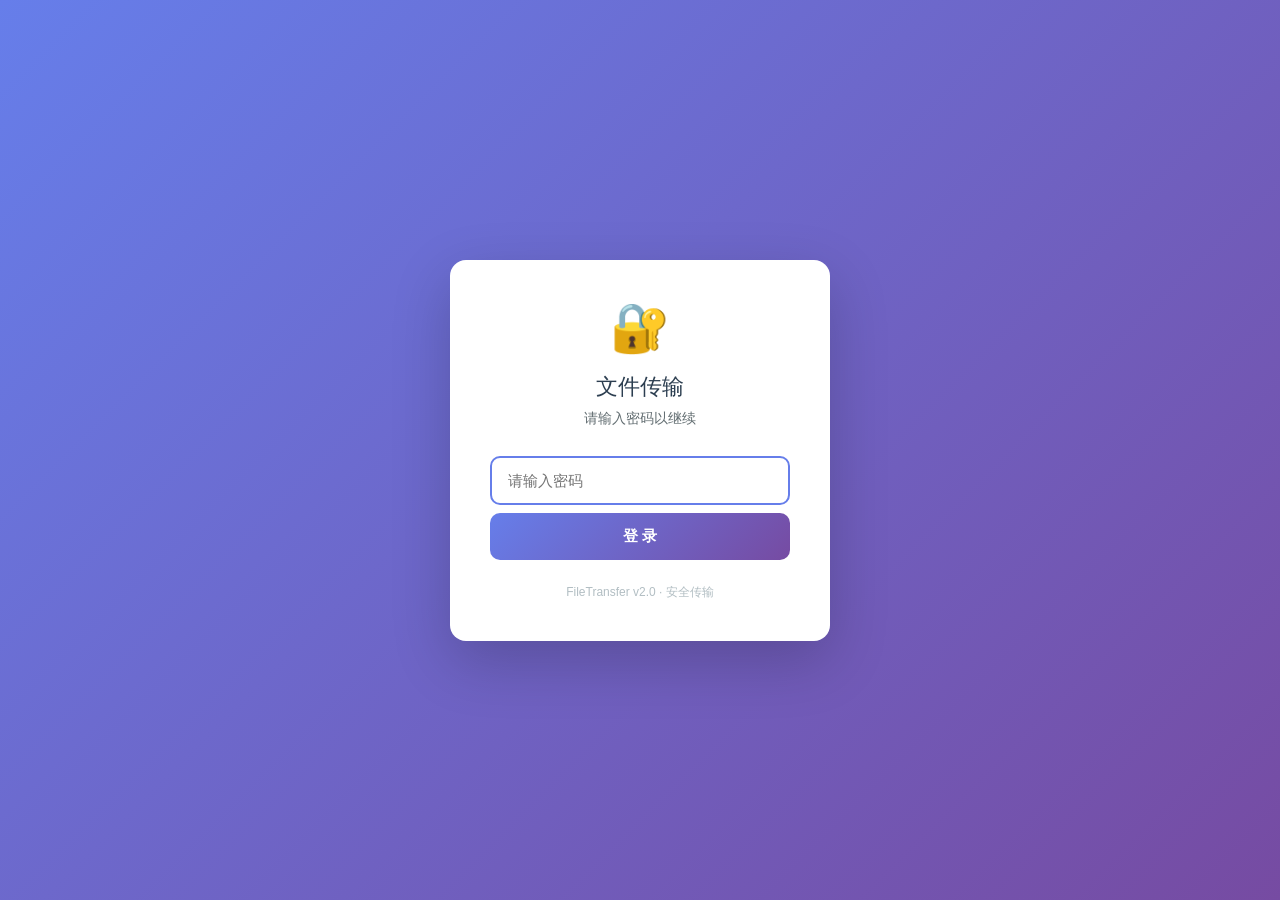
<file: login/index.html>
<!DOCTYPE html>
<html lang="zh-CN">
<head>
<meta charset="UTF-8">
<meta name="viewport" content="width=device-width, initial-scale=1.0">
<meta http-equiv="Cache-Control" content="no-cache, no-store, must-revalidate">
<meta http-equiv="Pragma" content="no-cache">
<meta http-equiv="Expires" content="0">
<link rel="icon" type="image/png" href="https://8zs8.github.io/ft/logo.png">
<link rel="shortcut icon" type="image/png" href="https://8zs8.github.io/ft/logo.png">
<title>文件传输 - 登录</title>
<style>
* { box-sizing: border-box; margin: 0; padding: 0; -webkit-user-select: none; -moz-user-select: none; -ms-user-select: none; user-select: none; }
input { -webkit-user-select: text; -moz-user-select: text; -ms-user-select: text; user-select: text; }
body { font-family: -apple-system, BlinkMacSystemFont, 'Segoe UI', Roboto, 'PingFang SC', 'Microsoft YaHei', sans-serif; background: linear-gradient(135deg, #667eea 0%, #764ba2 100%); min-height: 100vh; display: flex; align-items: center; justify-content: center; padding: 20px; }
.login-card { background: white; border-radius: 16px; padding: 40px; width: 100%; max-width: 380px; box-shadow: 0 20px 60px rgba(0,0,0,0.2); }
.login-icon { text-align: center; font-size: 48px; margin-bottom: 16px; }
.login-title { text-align: center; font-size: 22px; color: #2c3e50; margin-bottom: 8px; }
.login-subtitle { text-align: center; font-size: 14px; color: #636e72; margin-bottom: 28px; }
.login-input { width: 100%; padding: 14px 16px; border: 2px solid #dfe6e9; border-radius: 10px; font-size: 15px; outline: none; transition: border-color 0.2s; font-family: inherit; }
.login-input:focus { border-color: #667eea; }
.login-error { background: #ffeaa7; color: #d63031; padding: 10px 14px; border-radius: 8px; font-size: 13px; margin-bottom: 16px; display: none; }
.login-error.show { display: block; }
.login-btn { width: 100%; padding: 14px; background: linear-gradient(135deg, #667eea 0%, #764ba2 100%); color: white; border: none; border-radius: 10px; font-size: 15px; font-weight: 600; cursor: pointer; transition: transform 0.2s, box-shadow 0.2s; margin-top: 8px; }
.login-btn:hover:not(:disabled) { transform: translateY(-2px); box-shadow: 0 6px 20px rgba(102,126,234,0.4); }
.login-btn:disabled { opacity: 0.6; cursor: not-allowed; transform: none; box-shadow: none; }
.login-footer { text-align: center; font-size: 12px; color: #b2bec3; margin-top: 24px; }
.login-spinner { display: none; }
.login-spinner.show { display: inline-block; }
.login-spinner::after { content: ''; display: inline-block; width: 16px; height: 16px; border: 2px solid rgba(255,255,255,0.3); border-top-color: white; border-radius: 50%; animation: spin 0.6s linear infinite; vertical-align: middle; margin-left: 6px; }
@keyframes spin { to { transform: rotate(360deg); } }

/* 拼图验证码模态框 */
.captcha-modal { display: none; position: fixed; top: 0; left: 0; width: 100%; height: 100%; background: rgba(0,0,0,0.5); z-index: 9999; align-items: center; justify-content: center; }
.captcha-modal.show { display: flex; }
.captcha-modal-content { background: white; border-radius: 16px; padding: 24px; width: 100%; max-width: 360px; box-shadow: 0 20px 60px rgba(0,0,0,0.3); animation: modalIn 0.25s ease; }
@keyframes modalIn { from { transform: scale(0.9); opacity: 0; } to { transform: scale(1); opacity: 1; } }
.captcha-title { font-size: 16px; color: #2c3e50; margin-bottom: 16px; text-align: center; font-weight: 600; }
.captcha-close { float: right; font-size: 20px; color: #b2bec3; cursor: pointer; line-height: 1; margin-top: -4px; }
.captcha-close:hover { color: #d63031; }
.puzzle-container { position: relative; width: 300px; height: 160px; background: #ecf0f1; border-radius: 8px; overflow: hidden; margin: 0 auto 16px; user-select: none; }
.puzzle-canvas { position: absolute; top: 0; left: 0; }
.puzzle-piece { position: absolute; top: 0; cursor: grab; filter: drop-shadow(2px 2px 4px rgba(0,0,0,0.3)); }
.puzzle-piece:active { cursor: grabbing; }
.slider-track { position: relative; width: 100%; height: 40px; background: #ecf0f1; border-radius: 20px; margin-top: 8px; }
.slider-fill { position: absolute; top: 0; left: 0; height: 100%; background: linear-gradient(90deg, #667eea, #764ba2); border-radius: 20px; width: 0; transition: width 0.1s; }
.slider-btn { position: absolute; top: 0; left: 0; width: 40px; height: 40px; background: white; border: 2px solid #667eea; border-radius: 50%; cursor: grab; display: flex; align-items: center; justify-content: center; font-size: 18px; color: #667eea; box-shadow: 0 2px 6px rgba(0,0,0,0.15); transition: transform 0.1s; z-index: 2; }
.slider-btn:active { cursor: grabbing; }
.slider-btn:hover { transform: scale(1.05); }
.slider-hint { position: absolute; top: 50%; left: 50%; transform: translate(-50%, -50%); font-size: 13px; color: #95a5a6; pointer-events: none; transition: opacity 0.2s; }
.captcha-status { text-align: center; font-size: 13px; margin-top: 12px; min-height: 18px; }
.captcha-status.success { color: #27ae60; }
.captcha-status.error { color: #e74c3c; }
.captcha-refresh-link { text-align: center; font-size: 12px; color: #667eea; cursor: pointer; margin-top: 8px; text-decoration: underline; }
@keyframes shake { 0%, 100% { transform: translateX(0); } 25% { transform: translateX(-8px); } 75% { transform: translateX(8px); } }
</style>
</head>
<body>
<div class="login-card">
    <div class="login-icon">🔐</div>
    <div class="login-title">文件传输</div>
    <div class="login-subtitle">请输入密码以继续</div>
    <div class="login-error" id="errorBox">密码错误，请重试</div>
    <form id="loginForm">
        <input type="password" id="password" class="login-input" placeholder="请输入密码" autocomplete="current-password" autofocus>
        <button type="submit" class="login-btn" id="loginBtn">登 录<span class="login-spinner" id="btnSpinner"></span></button>
    </form>
    <div class="login-footer">FileTransfer v2.0 · 安全传输</div>
</div>

<!-- 拼图验证码模态框 -->
<div class="captcha-modal" id="captchaModal">
    <div class="captcha-modal-content">
        <div class="captcha-title">🧩 滑动拼图完成验证<span class="captcha-close" onclick="closeCaptcha()">&times;</span></div>
        <div class="puzzle-container" id="puzzleContainer">
            <canvas class="puzzle-canvas" id="puzzleBg" width="300" height="160"></canvas>
            <canvas class="puzzle-piece" id="puzzlePiece" width="54" height="160"></canvas>
        </div>
        <div class="slider-track" id="sliderTrack">
            <div class="slider-fill" id="sliderFill"></div>
            <div class="slider-hint" id="sliderHint">向右拖动滑块</div>
            <div class="slider-btn" id="sliderBtn">→</div>
        </div>
        <div class="captcha-status" id="captchaStatus"></div>
        <div class="captcha-refresh-link" onclick="refreshCaptcha()">看不清？换一张</div>
    </div>
</div>

<script>
const API_BASE = 'https://d94f6dc.r29.cpolar.top';

function api(path) {
    return API_BASE + path;
}

const form = document.getElementById('loginForm');
const input = document.getElementById('password');
const btn = document.getElementById('loginBtn');
const btnSpinner = document.getElementById('btnSpinner');
const errorBox = document.getElementById('errorBox');

// ==================== 拼图验证码 ====================
const PUZZLE_W = 54;          // 拼图块宽度
const PUZZLE_H = 160;         // 拼图块高度
const TRACK_W = 300;          // 背景画布宽度
const TOLERANCE = 5;          // 对齐容差（像素）

let puzzleTargetX = 0;        // 拼图目标 X 位置
let puzzleCurrentX = 0;       // 拼图当前 X 位置
let isDragging = false;
let dragStartX = 0;
let pieceStartX = 0;
let captchaVerified = false;  // 是否已通过验证
let pendingLogin = false;      // 是否有待登录请求等待验证
let isSubmitting = false;      // 是否正在提交登录请求（防止并发提交跳过人机验证）

const bgCanvas = document.getElementById('puzzleBg');
const bgCtx = bgCanvas.getContext('2d');
const pieceCanvas = document.getElementById('puzzlePiece');
const pieceCtx = pieceCanvas.getContext('2d');
const sliderBtn = document.getElementById('sliderBtn');
const sliderFill = document.getElementById('sliderFill');
const sliderHint = document.getElementById('sliderHint');
const sliderTrack = document.getElementById('sliderTrack');
const captchaModal = document.getElementById('captchaModal');
const captchaStatus = document.getElementById('captchaStatus');

// 生成随机颜色渐变背景 + 拼图块
function generatePuzzle() {
    captchaVerified = false;
    puzzleCurrentX = 0;
    // 重置滑块按钮样式（清除上次验证成功留下的绿色✓）
    sliderBtn.style.left = '0px';
    sliderBtn.style.borderColor = '#667eea';
    sliderBtn.style.color = '#667eea';
    sliderBtn.textContent = '→';
    sliderFill.style.width = '0px';
    sliderFill.style.background = 'linear-gradient(90deg, #667eea, #764ba2)';
    sliderHint.style.opacity = '1';
    captchaStatus.textContent = '';
    captchaStatus.className = 'captcha-status';
    pieceCanvas.style.left = '0px';

    // 随机渐变色
    const hue1 = Math.floor(Math.random() * 360);
    const hue2 = (hue1 + 60 + Math.floor(Math.random() * 120)) % 360;
    const color1 = `hsl(${hue1}, 70%, 60%)`;
    const color2 = `hsl(${hue2}, 70%, 50%)`;

    // 绘制背景
    const grad = bgCtx.createLinearGradient(0, 0, TRACK_W, PUZZLE_H);
    grad.addColorStop(0, color1);
    grad.addColorStop(1, color2);
    bgCtx.fillStyle = grad;
    bgCtx.fillRect(0, 0, TRACK_W, PUZZLE_H);

    // 添加随机装饰图形
    for (let i = 0; i < 5; i++) {
        bgCtx.beginPath();
        bgCtx.arc(
            Math.random() * TRACK_W,
            Math.random() * PUZZLE_H,
            10 + Math.random() * 30,
            0, Math.PI * 2
        );
        bgCtx.fillStyle = `hsla(${Math.random() * 360}, 70%, 70%, 0.4)`;
        bgCtx.fill();
    }

    // 随机目标位置（留出拼图宽度 + 边距）
    puzzleTargetX = 80 + Math.floor(Math.random() * (TRACK_W - PUZZLE_W - 100));

    // 在背景上绘制目标凹槽（半透明黑）
    bgCtx.fillStyle = 'rgba(0, 0, 0, 0.35)';
    drawPuzzleShape(bgCtx, puzzleTargetX, 0, PUZZLE_W, PUZZLE_H);

    // 绘制拼图块（从背景截取）
    pieceCtx.clearRect(0, 0, PUZZLE_W, PUZZLE_H);
    // 重新绘制背景到 pieceCanvas（不含凹槽）
    const pieceGrad = pieceCtx.createLinearGradient(0, 0, TRACK_W, PUZZLE_H);
    pieceGrad.addColorStop(0, color1);
    pieceGrad.addColorStop(1, color2);
    pieceCtx.fillStyle = pieceGrad;
    pieceCtx.fillRect(0, 0, PUZZLE_W, PUZZLE_H);
    for (let i = 0; i < 5; i++) {
        pieceCtx.beginPath();
        pieceCtx.arc(
            Math.random() * TRACK_W - 0,
            Math.random() * PUZZLE_H,
            10 + Math.random() * 30,
            0, Math.PI * 2
        );
        pieceCtx.fillStyle = `hsla(${Math.random() * 360}, 70%, 70%, 0.4)`;
        pieceCtx.fill();
    }
    // 用拼图形状裁剪
    pieceCtx.globalCompositeOperation = 'destination-in';
    drawPuzzleShape(pieceCtx, 0, 0, PUZZLE_W, PUZZLE_H);
    pieceCtx.globalCompositeOperation = 'source-over';
    // 描边
    pieceCtx.strokeStyle = 'rgba(255,255,255,0.8)';
    pieceCtx.lineWidth = 2;
    drawPuzzleShape(pieceCtx, 0, 0, PUZZLE_W, PUZZLE_H, true);
}

// 绘制拼图形状（带凸起）
function drawPuzzleShape(ctx, x, y, w, h, strokeOnly) {
    const r = 8;          // 凸起半径
    const tabY = h * 0.4; // 凸起位置
    ctx.beginPath();
    ctx.moveTo(x, y);
    // 右上凸起
    ctx.lineTo(x + w * 0.35, y);
    ctx.arc(x + w * 0.5, y, r, Math.PI, 0, false);
    ctx.lineTo(x + w, y);
    ctx.lineTo(x + w, y + tabY - r);
    // 右侧凸起
    ctx.arc(x + w, y + tabY, r, -Math.PI / 2, Math.PI / 2, false);
    ctx.lineTo(x + w, y + h);
    ctx.lineTo(x, y + h);
    ctx.lineTo(x, y + tabY + r);
    // 左侧凹陷
    ctx.arc(x, y + tabY, r, Math.PI / 2, -Math.PI / 2, true);
    ctx.closePath();
    if (strokeOnly) {
        ctx.stroke();
    } else {
        ctx.fill();
    }
}

function openCaptcha() {
    captchaModal.classList.add('show');
    generatePuzzle();
}

function closeCaptcha() {
    captchaModal.classList.remove('show');
    pendingLogin = false;
    btn.disabled = false;
    btnSpinner.classList.remove('show');
}

function refreshCaptcha() {
    generatePuzzle();
}

// 验证拼图位置
function verifyPuzzle() {
    const diff = Math.abs(puzzleCurrentX - puzzleTargetX);
    if (diff <= TOLERANCE) {
        captchaVerified = true;
        captchaStatus.textContent = '✅ 验证通过';
        captchaStatus.className = 'captcha-status success';
        sliderHint.style.opacity = '0';
        sliderBtn.style.borderColor = '#27ae60';
        sliderBtn.style.color = '#27ae60';
        sliderBtn.textContent = '✓';
        // 吸附到正确位置
        puzzleCurrentX = puzzleTargetX;
        pieceCanvas.style.left = puzzleTargetX + 'px';
        sliderBtn.style.left = puzzleTargetX + 'px';
        sliderFill.style.width = (puzzleTargetX + 40) + 'px';
        sliderFill.style.background = 'linear-gradient(90deg, #27ae60, #2ecc71)';
        // 延迟关闭并自动继续登录
        setTimeout(() => {
            captchaModal.classList.remove('show');
            const shouldLogin = pendingLogin;
            pendingLogin = false;
            if (shouldLogin) {
                submitLogin();
            }
        }, 600);
        return true;
    } else {
        captchaStatus.textContent = '❌ 验证失败，请重试';
        captchaStatus.className = 'captcha-status error';
        // 抖动效果
        sliderTrack.style.animation = 'none';
        setTimeout(() => {
            sliderTrack.style.animation = 'shake 0.3s';
        }, 10);
        // 重置
        setTimeout(() => {
            generatePuzzle();
        }, 800);
        return false;
    }
}

// 滑块拖动事件（鼠标）
sliderBtn.addEventListener('mousedown', startDrag);
sliderBtn.addEventListener('touchstart', startDrag, { passive: false });

function startDrag(e) {
    if (captchaVerified) return;
    e.preventDefault();
    isDragging = true;
    const clientX = e.touches ? e.touches[0].clientX : e.clientX;
    dragStartX = clientX;
    pieceStartX = puzzleCurrentX;
    sliderHint.style.opacity = '0';
    captchaStatus.textContent = '';
}

document.addEventListener('mousemove', onDrag);
document.addEventListener('touchmove', onDrag, { passive: false });

function onDrag(e) {
    if (!isDragging) return;
    e.preventDefault();
    const clientX = e.touches ? e.touches[0].clientX : e.clientX;
    const delta = clientX - dragStartX;
    let newX = pieceStartX + delta;
    // 限制范围
    const maxX = TRACK_W - PUZZLE_W;
    if (newX < 0) newX = 0;
    if (newX > maxX) newX = maxX;
    puzzleCurrentX = newX;
    pieceCanvas.style.left = newX + 'px';
    sliderBtn.style.left = newX + 'px';
    sliderFill.style.width = (newX + 40) + 'px';
}

document.addEventListener('mouseup', endDrag);
document.addEventListener('touchend', endDrag);

function endDrag() {
    if (!isDragging) return;
    isDragging = false;
    if (puzzleCurrentX > 5) {
        verifyPuzzle();
    } else {
        sliderHint.style.opacity = '1';
    }
}

// ==================== 登录逻辑 ====================
let lockCountdown = 0;
let lockTimer = null;

function startLockCountdown(seconds) {
    lockCountdown = seconds;
    btn.disabled = true;
    updateLockDisplay();
    if (lockTimer) clearInterval(lockTimer);
    lockTimer = setInterval(() => {
        lockCountdown--;
        if (lockCountdown <= 0) {
            clearInterval(lockTimer);
            lockTimer = null;
            lockCountdown = 0;
            btn.disabled = false;
            errorBox.classList.remove('show');
            input.focus();
        } else {
            updateLockDisplay();
        }
    }, 1000);
}

function updateLockDisplay() {
    const m = Math.floor(lockCountdown / 60);
    const s = lockCountdown % 60;
    const timeStr = m > 0 ? m + '分' + s + '秒' : s + '秒';
    errorBox.textContent = '🔒 账户已锁定，请 ' + timeStr + ' 后再试';
    errorBox.classList.add('show');
}

form.addEventListener('submit', async (e) => {
    e.preventDefault();
    if (lockCountdown > 0) return;
    if (isSubmitting) return;  // 正在提交登录请求，忽略重复提交
    if (captchaModal.classList.contains('show')) return;  // 验证码模态框打开中，忽略
    const password = input.value;
    if (!password) return;

    // 如果未通过人机验证，弹出拼图验证
    if (!captchaVerified) {
        pendingLogin = true;
        openCaptcha();
        return;
    }

    // 验证已通过，重置标记并提交
    captchaVerified = false;
    submitLogin();
});

async function submitLogin() {
    const password = input.value;
    if (!password) return;

    // 立即重置人机验证标记，防止在 fetch 期间用户按回车跳过下一次验证
    captchaVerified = false;
    isSubmitting = true;
    btn.disabled = true;
    btnSpinner.classList.add('show');
    errorBox.classList.remove('show');

    try {
        const resp = await fetch(api('/api/login'), {
            method: 'POST',
            headers: { 'Content-Type': 'application/json' },
            body: JSON.stringify({ password }),
            credentials: 'include'
        });

        const data = await resp.json().catch(() => ({}));

        if (resp.ok && data.success) {
            window.location.href = '../';
            return;
        }

        // 锁定状态（429）
        if (resp.status === 429) {
            const lockRemaining = data.lock_remaining || 0;
            if (lockRemaining > 0) {
                startLockCountdown(lockRemaining);
            } else {
                errorBox.textContent = data.error || '操作过快，请稍后再试';
                errorBox.classList.add('show');
            }
            input.value = '';
            captchaVerified = false;  // 登录失败，下次需要重新验证
            return;
        }

        // 密码错误（401）
        if (resp.status === 401) {
            errorBox.textContent = data.error || '密码错误，请重试';
            errorBox.classList.add('show');
            input.value = '';
            input.focus();
            captchaVerified = false;  // 登录失败，下次需要重新验证
            return;
        }

        errorBox.textContent = data.error || '登录失败，请重试';
        errorBox.classList.add('show');
        captchaVerified = false;  // 登录失败，下次需要重新验证
    } catch (err) {
        errorBox.textContent = '网络错误，请检查服务器状态';
        errorBox.classList.add('show');
        captchaVerified = false;  // 网络错误，下次需要重新验证
    } finally {
        isSubmitting = false;
        if (lockCountdown === 0) {
            btn.disabled = false;
        }
        btnSpinner.classList.remove('show');
    }
}

// 点击模态框背景关闭
captchaModal.addEventListener('click', (e) => {
    if (e.target === captchaModal) {
        closeCaptcha();
    }
});
</script>
</body>
</html>
</file>
